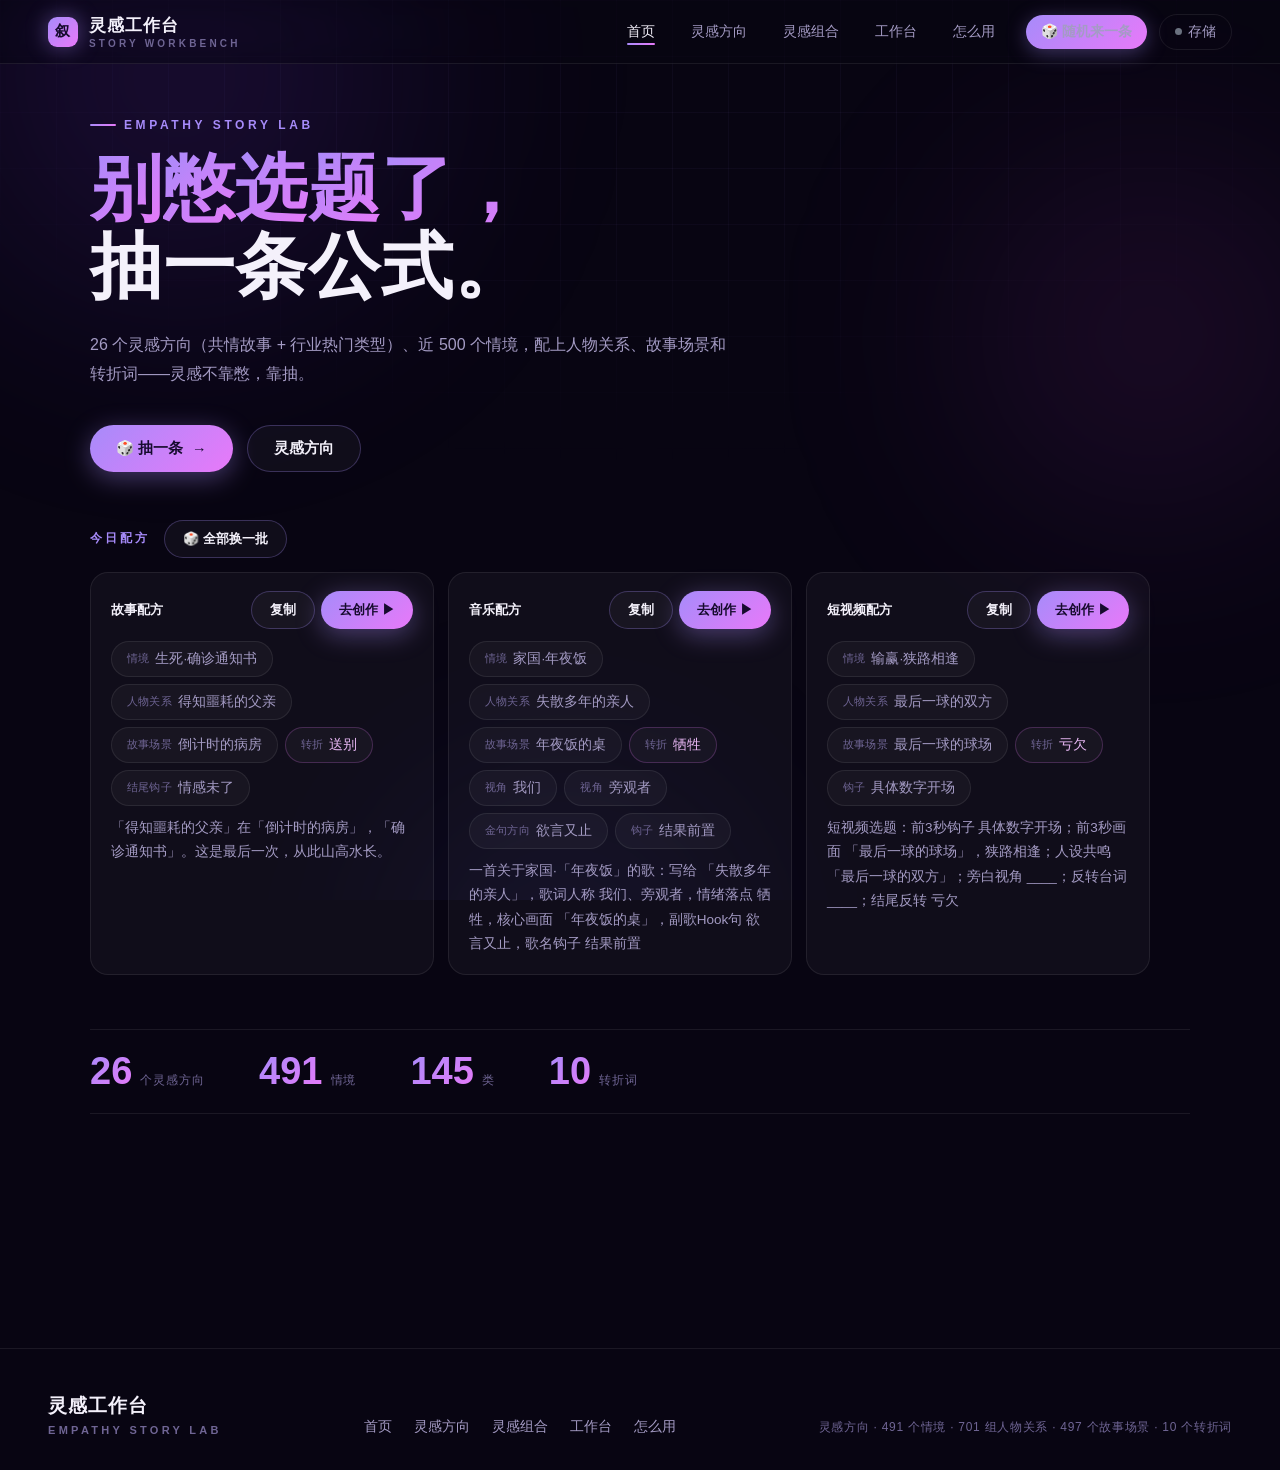
<file: index.html>
<!DOCTYPE html>
<html lang="zh-CN">
<head>
<meta charset="UTF-8">
<meta name="viewport" content="width=device-width,initial-scale=1">
<title>灵感工作台 · 高频共情故事选题系统</title>
<meta name="description" content="26个灵感方向（共情故事+热门类型）、490+个情境、690+组人物关系、490+个故事场景、10+个转折词，把『想选题』变成『抽公式』。">
<link rel="stylesheet" href="assets/style.css?v=32">
<style>
.stat-strip{display:flex;gap:0;align-items:baseline;flex-wrap:wrap;margin-top:54px;
  border-top:1px solid var(--line);border-bottom:1px solid var(--line);padding:20px 0}
.stat-strip .st{margin-right:clamp(22px,4.5vw,54px)}
.stat-strip .n{font-size:clamp(26px,3.4vw,38px);font-weight:900}
.stat-strip .l{font-size:12px;color:var(--dimmer);margin-left:8px;letter-spacing:.08em}
.entries{display:flex;gap:clamp(20px,4vw,48px);flex-wrap:wrap;margin-top:44px}
.entry{display:inline-flex;align-items:center;gap:10px;font-size:16px;font-weight:800;cursor:pointer;
  color:var(--dim);transition:color .25s}
.entry:hover{color:var(--txt)}
.entry .e-arr{width:30px;height:30px;border-radius:50%;border:1px solid var(--line2);display:grid;place-items:center;
  font-size:13px;color:var(--vio);transition:all .35s var(--spring)}
.entry:hover .e-arr{background:var(--grad);color:#160b2e;transform:translateX(4px);border-color:transparent}
</style>
</head>
<body>
<div class="wrap">

  <section style="min-height:86vh;display:flex;flex-direction:column;justify-content:center">
    <div class="kicker rise">EMPATHY STORY LAB</div>
    <h1 class="display">
      <span class="grad-t" data-chars>别憋选题了，</span><br>
      <span data-chars>抽一条公式。</span>
    </h1>
    <p class="lead rise" style="margin-top:24px;font-size:16px">
      26 个灵感方向（共情故事 + 行业热门类型）、近 500 个情境，配上人物关系、故事场景和转折词——灵感不靠憋，靠抽。
    </p>
    <div class="rise" style="display:flex;gap:14px;margin-top:36px;flex-wrap:wrap">
      <a class="btn btn-pri rip" href="studio.html">🎲 抽一条 <span class="arr">→</span></a>
      <a class="btn btn-ghost rip" href="matrix.html">灵感方向</a>
    </div>

    <!-- 今日配方：三种模式各一条，按日固定 -->
    <div class="rise" style="margin-top:48px">
      <div style="display:flex;align-items:center;gap:14px;flex-wrap:wrap;margin-bottom:14px">
        <b style="font-size:12px;letter-spacing:.26em;color:var(--vio)">今日配方</b>
        <button class="btn btn-ghost btn-sm rip" id="reRoll">🎲 全部换一批</button>
      </div>
      <div id="heroCards" style="display:grid;grid-template-columns:repeat(auto-fit,minmax(300px,1fr));gap:14px;max-width:1060px"></div>
    </div>

    <!-- 统计条 -->
    <div class="stat-strip rise" id="statStrip">
      <span class="st"><span class="n grad-t" id="stDom">–</span><span class="l">个灵感方向</span></span>
      <span class="st"><span class="n grad-t" id="stTag">–</span><span class="l">情境</span></span>
      <span class="st"><span class="n grad-t" id="stL1">–</span><span class="l">类</span></span>
      <span class="st"><span class="n grad-t" id="stMod">–</span><span class="l">转折词</span></span>
    </div>

    <!-- 入口 -->
    <div class="entries rise">
      <a class="entry rip" href="matrix.html"><span class="e-arr">→</span>灵感方向</a>
      <a class="entry rip" href="studio.html"><span class="e-arr">→</span>灵感组合</a>
      <a class="entry rip" href="workbench.html"><span class="e-arr">→</span>创作工作台</a>
      <a class="entry rip" href="method.html"><span class="e-arr">→</span>怎么用</a>
    </div>
  </section>

</div>

<script src="assets/data.js?v=32"></script>
<script src="assets/common.js?v=32"></script>
<script src="assets/cloud.js?v=32"></script>
<script>
initPage('index.html',false);

const heroCache={};
function heroCard(mode,seeded){
  const pf=seeded?dailyPF(mode):randomPF(mode);
  heroCache[mode]=pf;
  const chips=pf.map(x=>`<span class="chip ${x.cat==='mod'?'mod':''}" style="cursor:default;pointer-events:none">
    <span class="src">${CAT_NAME[x.cat]}</span>${esc(x.cat==='sit'?x.dom+'·'+x.tag:x.tag)}</span>`).join('');
  const text=mode==='story'?pfSentence(pf):pfOutText(pf,mode);
  return `<div class="card" style="cursor:default;padding:18px 20px">
    <div style="display:flex;align-items:center;justify-content:space-between;margin-bottom:12px">
      <b style="font-size:13px;font-weight:800">${MODE_NAME[mode]}配方</b>
      <span style="display:flex;gap:6px">
        <button class="btn btn-ghost btn-sm rip" data-hero-copy="${mode}">复制</button>
        <button class="btn btn-pri btn-sm rip" data-hero-wb="${mode}">去创作 ▶</button>
      </span>
    </div>
    <div style="display:flex;flex-wrap:wrap;gap:7px;margin-bottom:10px">${chips}</div>
    <p style="color:var(--dim);font-size:13.5px;line-height:1.8;margin:0">${esc(text)}</p>
  </div>`;
}
function renderHero(){
  $('#heroCards').innerHTML=MODES.map(m=>heroCard(m,true)).join('');
}
$('#reRoll').addEventListener('click',()=>{
  const b=$('#heroCards');b.style.opacity=0;b.style.transform='translateY(8px)';
  setTimeout(()=>{b.innerHTML=MODES.map(m=>heroCard(m,false)).join('');b.style.transition='all .45s cubic-bezier(.22,.61,.36,1)';b.style.opacity=1;b.style.transform='none';},200);
});
document.addEventListener('click',e=>{
  const c=e.target.closest('[data-hero-copy]');
  if(c){
    const mode=c.dataset.heroCopy;
    const pf=heroCache[mode]||dailyPF(mode); // 与卡片一致
    const text=mode==='story'?pfSentence(pf):pfOutText(pf,mode);
    copyText(text,MODE_NAME[mode]+'配方已复制');
    return;
  }
  const w=e.target.closest('[data-hero-wb]'); // 每张卡直达工作台，默认模块=该卡模式
  if(w){
    const mode=w.dataset.heroWb;
    const pf=heroCache[mode]||dailyPF(mode);
    wbSendModal(pf,PF_TO_WB[mode],mode); // 锁定：只能创建该模式对应类型
  }
});
function renderStats(){
  $('#stDom').textContent=STATS.domains;
  $('#stTag').textContent=STATS.tags;
  $('#stL1').textContent=STATS.l1;
  $('#stMod').textContent=STATS.mod;
}
SMCloud.ready.then(()=>{renderHero();renderStats();});
SMCloud.onData(renderStats);
</script>
</body>
</html>
</file>
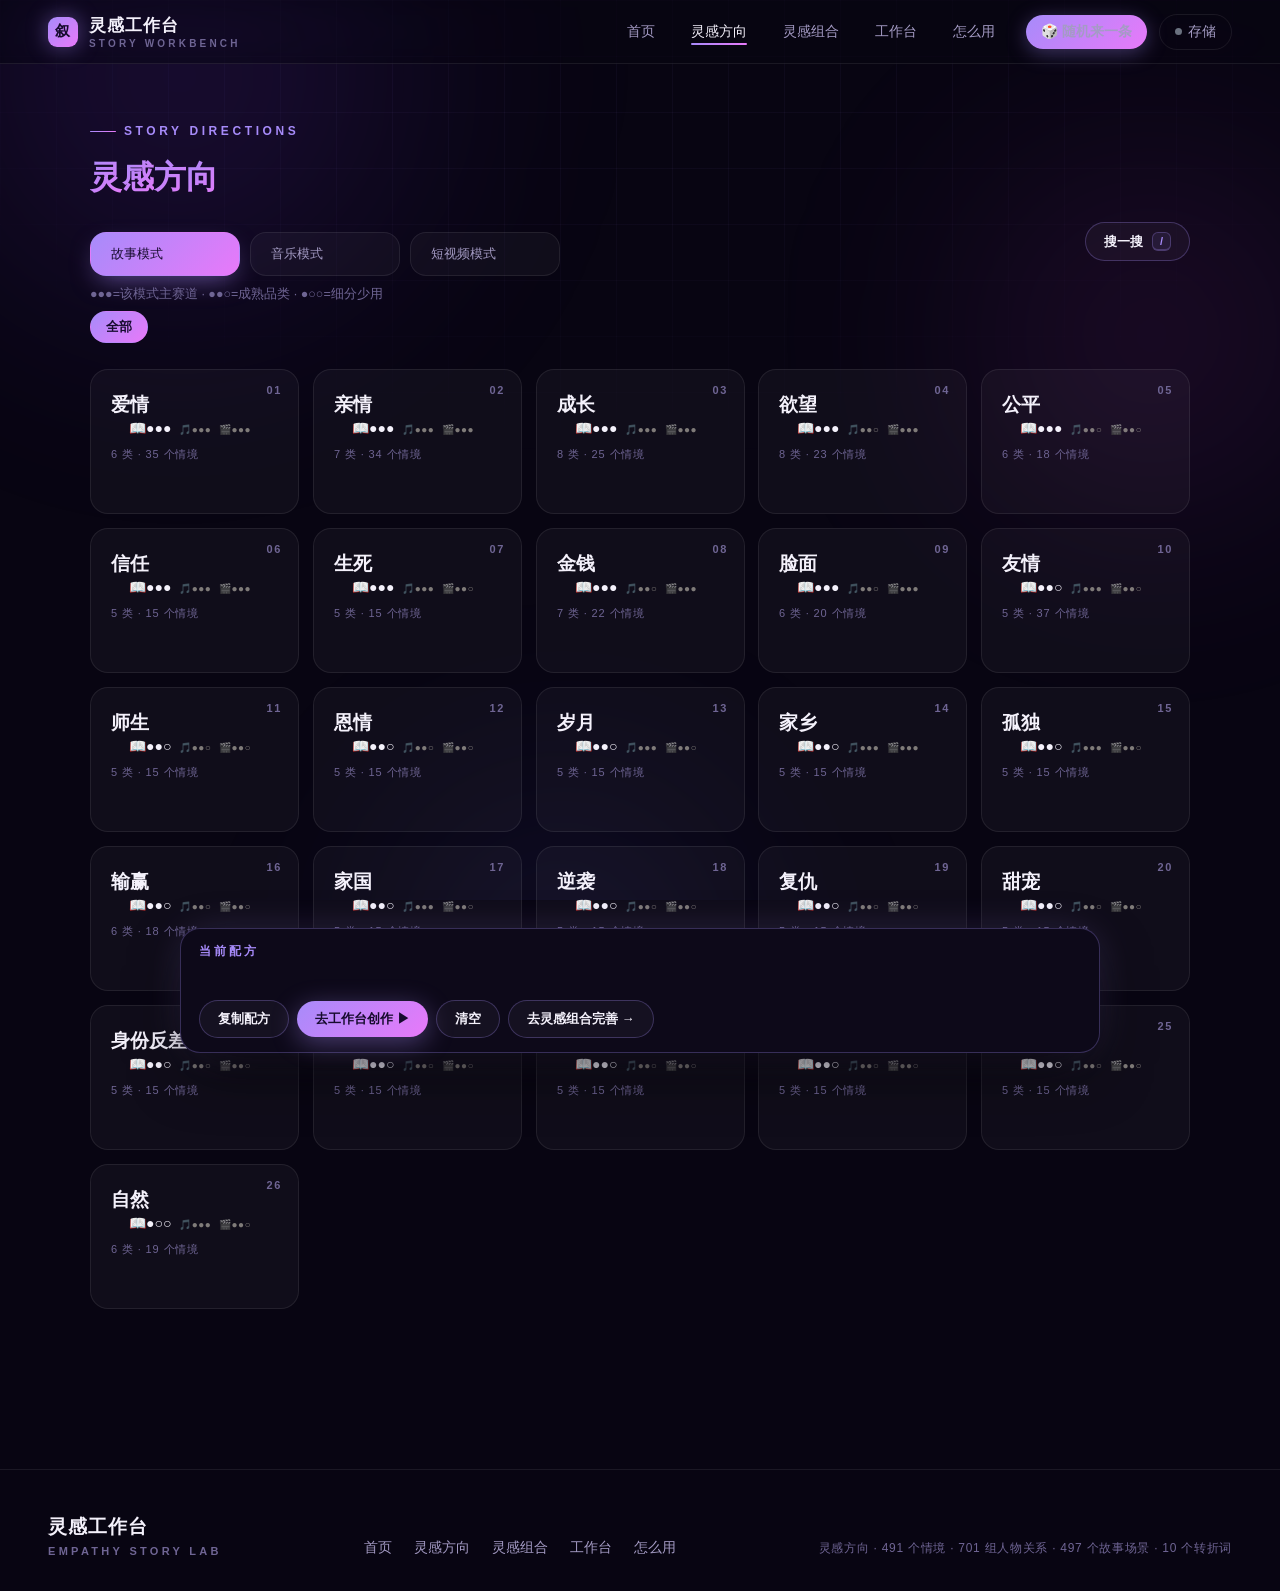
<file: matrix.html>
<!DOCTYPE html>
<html lang="zh-CN">
<head>
<meta charset="UTF-8">
<meta name="viewport" content="width=device-width,initial-scale=1">
<title>灵感方向 · 灵感工作台</title>
<link rel="stylesheet" href="assets/style.css?v=32">
<style>
/* 灵感工作台·方向页专属 */
.crumbs{display:flex;align-items:center;gap:8px;font-size:13px;margin-bottom:26px;flex-wrap:wrap;min-height:22px}
.crumb{padding:6px 15px;border-radius:99px;background:var(--surface);border:1px solid var(--line);color:var(--dim);cursor:pointer;transition:all .25s}
.crumb:hover{color:var(--txt);border-color:var(--line2)}
.crumb.on{background:var(--grad);color:#160b2e;font-weight:800;border-color:transparent}
.crumb-sep{color:var(--dimmer)}
.dom-grid{display:grid;grid-template-columns:repeat(auto-fill,minmax(200px,1fr));gap:14px}
.pool-grid{display:grid;grid-template-columns:repeat(auto-fit,minmax(240px,1fr));gap:12px;margin:4px 0 18px}
.pool-card{padding:13px 15px}
.pool-t{font-size:12.5px;font-weight:700;letter-spacing:.06em;margin-bottom:9px}
.pool-c{color:var(--dim);font-weight:400;font-size:11px;margin-left:4px}
.pool-chips{display:flex;flex-wrap:wrap;gap:6px}
.pool-chips .chip{font-size:12px;padding:2.5px 10px;cursor:default}
.dom-card{padding:22px 20px 18px}
.dom-card h3{font-size:19px;font-weight:900}
.dom-card .cnt{font-size:11px;color:var(--dimmer);margin-top:7px;letter-spacing:.08em}
.dom-card .samp{font-size:12.5px;color:var(--dim);margin-top:13px;line-height:1.6;opacity:0;transform:translateY(6px);transition:all .35s var(--ease)}
.dom-card:hover .samp{opacity:1;transform:none}
.l1-rail{display:flex;gap:11px;flex-wrap:wrap}
.l1-card{padding:15px 20px;font-size:15px;font-weight:700}
.l1-card .n{position:static;font-size:10.5px;color:var(--dimmer);letter-spacing:.14em;display:block;margin-bottom:5px;font-weight:600}
.sit-panel{margin-top:26px}
.grp-name{font-size:12px;letter-spacing:.2em;color:var(--dimmer);font-weight:700;margin:22px 0 11px;display:flex;align-items:center;gap:10px}
.grp-name::after{content:'';flex:1;height:1px;background:var(--line)}
.chip-cloud{display:flex;flex-wrap:wrap;gap:9px}
.klib{display:grid;grid-template-columns:repeat(auto-fit,minmax(260px,1fr));gap:14px;margin-top:24px}
.klib .col{background:var(--surface);border:1px solid var(--line);border-radius:16px;padding:18px}
.klib .col h4{font-size:12px;letter-spacing:.2em;color:var(--vio);margin-bottom:13px;display:flex;justify-content:space-between;align-items:center}
.klib .col h4 span{color:var(--dimmer);font-weight:500;letter-spacing:.05em}
.klib .chip{font-size:12.5px;padding:6px 12px;margin:0 6px 7px 0}
.empty-hint{color:var(--dimmer);font-size:14px;padding:40px 0;text-align:center}
/* 搜索 */
.sr-mask{position:fixed;inset:0;z-index:80;background:rgba(5,3,12,.7);backdrop-filter:blur(8px);opacity:0;pointer-events:none;transition:opacity .3s}
.sr-mask.open{opacity:1;pointer-events:auto}
.sr-panel{position:fixed;left:50%;top:14vh;transform:translate(-50%,14px);z-index:81;width:min(640px,calc(100vw - 32px));
  background:rgba(15,10,29,.96);border:1px solid var(--line2);border-radius:20px;overflow:hidden;
  box-shadow:0 30px 80px rgba(0,0,0,.6),0 0 50px -8px rgba(167,139,250,.3);opacity:0;pointer-events:none;transition:all .35s var(--spring)}
.sr-mask.open+.sr-panel,.sr-panel.open{opacity:1;pointer-events:auto;transform:translate(-50%,0)}
.sr-input{width:100%;padding:19px 22px;background:transparent;border:none;outline:none;color:var(--txt);font-size:16.5px;border-bottom:1px solid var(--line)}
.sr-input::placeholder{color:var(--dimmer)}
.sr-list{max-height:52vh;overflow-y:auto;padding:9px}
.sr-row{display:flex;align-items:center;gap:11px;padding:11px 13px;border-radius:12px;cursor:pointer;transition:background .2s}
.sr-row:hover,.sr-row.sel{background:rgba(167,139,250,.1)}
.sr-row .src{font-size:11px;color:var(--dimmer);flex:none;letter-spacing:.04em}
.sr-row b{font-weight:600;font-size:14.5px}
.sr-row .add{margin-left:auto;width:24px;height:24px;border-radius:8px;display:grid;place-items:center;color:var(--vio);background:rgba(167,139,250,.13);font-size:15px;flex:none;transition:all .2s}
.sr-row .add:hover{background:var(--grad);color:#160b2e}
.sr-foot{padding:11px 18px;border-top:1px solid var(--line);font-size:11.5px;color:var(--dimmer);display:flex;gap:16px}
</style>
</head>
<body>
<div class="wrap">
  <div class="kicker rise">STORY DIRECTIONS</div>
  <h1 class="title rise"><span class="grad-t" data-chars>灵感方向</span></h1>

  <div style="display:flex;justify-content:space-between;align-items:center;gap:10px;margin-top:6px;flex-wrap:wrap">
    <div class="mode-tabs" id="domTabs">
      <button class="mode-tab on" data-dmode="story">故事模式</button>
      <button class="mode-tab" data-dmode="music">音乐模式</button>
      <button class="mode-tab" data-dmode="video">短视频模式</button>
    </div>
    <button class="btn btn-ghost btn-sm rip" id="openSr">搜一搜 <kbd>/</kbd></button>
  </div>
  <p class="rise" style="font-size:12.5px;color:var(--dimmer);margin-top:10px" id="domTabTip"></p>

  <div class="crumbs" id="crumbs" style="margin-top:8px"></div>
  <div id="stage"></div>
</div>

<!-- 搜索 -->
<div class="sr-mask" id="srMask"></div>
<div class="sr-panel" id="srPanel">
  <input class="sr-input" id="srInput" placeholder="想找什么？试试「暗恋」「重逢」「被抢功劳」…" autocomplete="off">
  <div class="sr-list" id="srList"></div>
  <div class="sr-foot"><span>↑↓ 移动</span><span>↵ 跳过去</span><span>+ 直接入配方</span><span>esc 关闭</span></div>
</div>

<script src="assets/data.js?v=32"></script>
<script src="assets/common.js?v=32"></script>
<script src="assets/cloud.js?v=32"></script>
<script>
const stage=$('#stage'),crumbs=$('#crumbs');
const sel={dom:null,l1:null};

/* ---------- 面包屑 ---------- */
function renderCrumbs(){
  const d=sel.dom?DOMAINS.find(x=>x.id===sel.dom):null;
  let h=`<span class="crumb ${!d?'on':''}" data-go="">全部</span>`;
  if(d){
    h+=`<span class="crumb-sep">→</span><span class="crumb ${!sel.l1?'on':''}" data-go="${d.id}">${d.name}</span>`;
    if(sel.l1!=null)h+=`<span class="crumb-sep">→</span><span class="crumb on">${d.tree[sel.l1].l1}</span>`;
  }
  crumbs.innerHTML=h;
}
crumbs.addEventListener('click',e=>{
  const c=e.target.closest('.crumb');if(!c)return;
  const go=c.dataset.go;
  if(go===''){sel.dom=null;sel.l1=null;renderDomGrid();}
  else{sel.dom=go;sel.l1=null;renderL1();}
});

/* ---------- 第一层：灵感方向（按创作模式分区，标识通用/专属） ---------- */
const DM_KEY='sm_dommode';
const getDMode=()=>{const m=localStorage.getItem(DM_KEY);return MODES.includes(m)?m:'story';};
const setDMode=m=>{if(MODES.includes(m))localStorage.setItem(DM_KEY,m);};
const domInMode=(d,m)=>(d.modes||['story','music','video']).includes(m);
const MODE_BADGE={story:'故事',music:'音乐',video:'短视频'};
function domBadges(d){ /* 侧重角标：当前所选模式排第一且字号加大，便于辨别；●●● 主赛道 ●●○ 成熟品类 ●○○ 细分少用 */
  const f=d.fit||{music:2,video:2,story:2};
  const cur=getDMode();
  const order=[cur,...MODES.filter(m=>m!==cur)];
  const ic={music:'🎵',video:'🎬',story:'📖'};
  const seg=(m)=>{const n=f[m];const lb=n===3?'主赛道':n===2?'成熟品类':'细分少用';
    return `<span class="fit-seg ${m===cur?'cur':''}" title="${MODE_BADGE[m]}·${lb}">${ic[m]}${'●'.repeat(n)}${'○'.repeat(3-n)}</span>`;};
  return `<span class="dm-fit">${order.map(seg).join('')}</span>`;
}
/* 模式池区：固定五层（方向/分类/情境/关系/场景）三模式一致；钩子/反转/视角按当前模式各显各的（与灵感组合同一数据源） */
const MODE_POOLS={
 story:[['mod','情节反转'],['view','叙事视角'],['hook','开篇钩子'],['endhook','结尾钩子']],
 music:[['mod','情绪落点'],['view','歌词人称'],['line','副歌Hook句'],['hook','歌名钩子']],
 video:[['mod','结尾反转'],['view','叙事视角'],['hook','前三秒钩子'],['line','反转台词']]
};
/* 池区：与「适合的人物关系/适合的故事场景」同一套展现与交互（chips 可点+收进配方，✎ 改名，✕ 删除，＋ 新增） */
const POOL_COLOR={mod:'#f0abfc',view:'#c4b5fd',hook:'#fdba74',endhook:'#fbbf24',line:'#f9a8d4'};
const poolName=k=>{const p=MODE_POOLS[getDMode()].find(x=>x[0]===k);return p?p[1]:k;};
const poolSide=(k,nm,color)=>{const arr=k==='mod'?MODIFIERS:POOLS[k];return `
  <div class="grp-name" style="margin-top:18px;color:${color}">${nm} · ${arr.length} 个<button class="grp-add" data-gp="${k}">＋ 新增</button></div>
  <div class="chip-cloud">${arr.map(t=>`<span class="chip rip" data-add="${k}" data-tag="${esc(t)}" data-dom="">
    <span class="plus">+</span>${esc(t)}<span class="crud">
      <button data-ep="${k}" data-t="${encodeURIComponent(t)}" title="重命名">✎</button>
      <button data-dp="${k}" data-t="${encodeURIComponent(t)}" class="del" title="删除">✕</button>
    </span></span>`).join('')||'<span class="empty-hint" style="padding:10px 0;font-size:12.5px">还没有，点「＋ 新增」添加</span>'}</div>`;};
const poolArea=m=>MODE_POOLS[m].map(([k,nm])=>poolSide(k,nm,POOL_COLOR[k])).join('');
const domCard=(d,i)=>{
  const n=flatSits(d).length;
  const samp=d.tree.length?(d.tree[0].tags?d.tree[0].tags.slice(0,2).join(' · '):(d.tree[0].groups?d.tree[0].groups[0].tags.slice(0,2).join(' · '):'')):'还没有内容';
  return `<div class="card dom-card rip" data-dom="${d.id}">
    <span class="idx">${String(i+1).padStart(2,'0')}</span>
    <h3>${esc(d.name)}<span class="dm-badges">${domBadges(d)}</span></h3>
    <div class="cnt">${d.tree.length} 类 · ${n} 个情境</div>
    <div class="samp">${esc(samp)}…</div>
  </div>`;
};
function renderDomGrid(){
  renderCrumbs();
  const m=getDMode();
  const list=DOMAINS.filter(d=>domInMode(d,m))
    .sort((a,b)=>(((b.fit||{})[m])||2)-(((a.fit||{})[m])||2)); /* 当前模式侧重高的排前 */
  $('#domTabTip').textContent='●●●=该模式主赛道 · ●●○=成熟品类 · ●○○=细分少用';
  stage.innerHTML=`<div class="rise"><div class="dom-grid">${list.map((d,i)=>domCard(d,i)).join('')}
    </div></div>`;
  stagger();
}
$('#domTabs').addEventListener('click',e=>{
  const t=e.target.closest('.mode-tab');if(!t)return;
  setDMode(t.dataset.dmode);
  $$('#domTabs .mode-tab').forEach(x=>x.classList.toggle('on',x===t));
  renderDomGrid();
  renderDock(); /* 配方篮标签/公式随本页模式切换 */
});
/* 初始化 tab 高亮 */
$$('#domTabs .mode-tab').forEach(x=>x.classList.toggle('on',x.dataset.dmode===getDMode()));
stage.addEventListener('click',e=>{
  if(e.target.closest('.crud')||e.target.closest('.grp-add')||e.target.closest('.add-card'))return; // 编辑按钮走 document 层
  const c=e.target.closest('.dom-card');
  if(c){sel.dom=c.dataset.dom;sel.l1=null;renderL1();}
  const l=e.target.closest('.l1-card');
  if(l&&l.dataset.l1!==undefined){sel.l1=+l.dataset.l1;renderL2();}
});

/* ---------- 第二层：大类 ---------- */
function renderL1(){
  renderCrumbs();
  const d=DOMAINS.find(x=>x.id===sel.dom);
  const total=flatSits(d).length;
  stage.innerHTML=`
    <p class="rise in" style="color:var(--dimmer);font-size:12.5px;letter-spacing:.1em;margin-bottom:16px">${d.name} · ${d.tree.length} 类 · ${total} 个情境</p>
    <div class="l1-rail">${d.tree.map((n,i)=>{
      const cnt=n.tags?n.tags.length:n.groups.reduce((s,g)=>s+g.tags.length,0);
      return `<div class="card l1-card rise rip" data-l1="${i}"><span class="n">${String(i+1).padStart(2,'0')} · ${cnt} 个</span>${esc(n.l1)}
        <span class="crud">
          <button data-ec="${i}" title="重命名分类">✎</button>
          <button data-dc="${i}" class="del" title="删除分类">✕</button>
        </span></div>`;
    }).join('')}
      <div class="card l1-card add-card rip" data-addcat="1" style="display:grid;place-items:center;min-width:110px"><span style="font-size:14px;font-weight:700">＋ 新建分类</span></div>
    </div>
    <div id="l2box"></div>`;
  stagger();
}

/* ---------- 第三层：情境标签 ---------- */
function renderL2(){
  renderCrumbs();
  const d=DOMAINS.find(x=>x.id===sel.dom),n=d.tree[sel.l1];
  if(!n){sel.l1=null;renderL1();return;}
  const sitCrud=t=>`<span class="crud">
      <button data-es="${encodeURIComponent(t)}" title="重命名情境">✎</button>
      <button data-sd="${encodeURIComponent(t)}" class="del" title="删除情境">✕</button>
    </span>`;
  const chip=(t,grp)=>`<span class="chip rip" data-add="sit" data-tag="${esc(t)}" data-dom="${esc(d.name)}"${grp?` data-grp="${esc(grp)}"`:''}>
    <span class="plus">+</span>${esc(t)}${grp?` <span class="src">${esc(grp)}</span>`:''}${sitCrud(t)}</span>`;
  const grpAdd=grp=>`<button class="grp-add" data-gs="${esc(grp||'')}">＋ 加情境</button>`;
  let inner='';
  if(n.tags)inner=`<div class="chip-cloud">${n.tags.map(t=>chip(t)).join('')||'<span class="empty-hint">还没有情境，点上方「＋ 加情境」</span>'}</div>`;
  else inner=n.groups.map(g=>`<div class="grp-name">${esc(g.name)}${grpAdd(g.name)}</div><div class="chip-cloud">${g.tags.map(t=>chip(t,g.name)).join('')}</div>`).join('');
  const itemChip=cat=>t=>{
    const custom=cat==='rel'?!isBuiltinRel(n.l1,t):!isBuiltinScene(n.l1,t);
    return `<span class="chip ${custom?'mine':''} rip" data-add="${cat}" data-tag="${esc(t)}" data-dom="${esc(d.name)}">
      <span class="plus">+</span>${esc(t)}${custom?'<span class="mine-tag">自定义</span>':''}
      <span class="crud">
        <button data-ei="${cat}" data-t="${encodeURIComponent(t)}" title="重命名">✎</button>
        <button data-di="${cat}" data-t="${encodeURIComponent(t)}" class="del" title="删除">✕</button>
      </span></span>`;
  };
  const side=(title,color,cat)=>{
    const arr=cat==='rel'?(RELS[n.l1]||[]):(SCENES[n.l1]||[]);
    return `<div class="grp-name" style="margin-top:18px;color:${color}">${title}<button class="grp-add" data-ga="${cat}">＋ 新增</button></div>
      <div class="chip-cloud">${arr.map(itemChip(cat)).join('')||'<span class="empty-hint" style="padding:10px 0;font-size:12.5px">还没有，点「＋ 新增」添加</span>'}</div>`;
  };
  $('#l2box').innerHTML=`<div class="sit-panel rise in" style="animation:riseIn .5s var(--ease) both">
    <div class="grp-name" style="margin-top:6px">「${esc(n.l1)}」 · 点 + 收进配方${grpAdd('')}</div>${inner}
    ${side('适合的人物关系','#7dd3fc','rel')}${side('适合的故事场景','#6ee7b7','scene')}
    <div class="grp-name" style="margin-top:22px;color:#f0abfc">本模式结构池 · ${MODE_NAME[getDMode()]}模式专属（与灵感组合同一数据源）</div>
    ${poolArea(getDMode())}</div>`;
}

/* ---------- 点击 + 入配方 ---------- */
document.addEventListener('click',e=>{
  if(e.target.closest('.crud')||e.target.closest('.grp-add')||e.target.closest('.add-card'))return; // 编辑按钮走 CRUD 处理器
  const a=e.target.closest('[data-add]');
  if(!a)return;
  quickAdd({cat:a.dataset.add,tag:a.dataset.tag,dom:a.dataset.dom});
  a.classList.add('have');
  renderDockStates();
});

/* ---------- 全体系增删改（数据存你的私有仓库） ---------- */
const guard=async()=>{if(await SMCloud.ensureConnected())return true;toast('请先连接存储（右上角「存储」按钮）');return false;};
const curDom=()=>DOMAINS.find(x=>x.id===sel.dom);
const curCat=()=>{const d=curDom();return d&&sel.l1!=null?d.tree[sel.l1]:null;};
const nameModal=(title,label,val,ph,onSave)=>SMCloud.openModal({
  title,okText:'保存',
  body:`<label class="sm-field"><span>${label}</span><input id="smIn" value="${esc(val||'')}" placeholder="${esc(ph||'')}" autocomplete="off"></label>`,
  onOk:m=>{const v=m.querySelector('#smIn').value.trim();if(!v)return false;onSave(v);}
});
document.addEventListener('click',async e=>{
  const q=s=>e.target.closest(s);let m;
  /* 方向层已封闭（18 个基本经验域够用，不再提供新增/编辑/删除入口）；分类及以下保持可增删改 */
  /* ===== 分类 ===== */
  if(m=q('[data-addcat]')){
    if(!(await guard()))return;
    nameModal('新建分类','分类名称','','例如：误会、重逢、和解…',v=>{SMCloud.addCat(sel.dom,v);toast('分类已创建，点它添加情境');});
  }
  else if(m=q('[data-ec]')){
    if(!(await guard()))return;
    const n=curDom().tree[+m.dataset.ec];
    nameModal('重命名分类','分类名称',n.l1,'',v=>{SMCloud.renameCat(sel.dom,n.l1,v);toast('已改名，关系/场景归属已同步');});
  }
  else if(m=q('[data-dc]')){
    if(!(await guard()))return;
    const i=+m.dataset.dc,n=curDom().tree[i];
    SMCloud.openModal({title:'删除分类',okText:'确认删除',
      body:`<p class="sm-tip">将永久删除分类「<b>${esc(n.l1)}</b>」及其 <b>${(n.tags?n.tags.length:0)+(n.groups?n.groups.reduce((s,g)=>s+g.tags.length,0):0)}</b> 个情境，该分类下的人物关系、场景一并删除。此操作不可恢复。</p>`,
      onOk:()=>{SMCloud.delCat(sel.dom,n.l1);toast('已删除');if(sel.l1===i)sel.l1=null;}});
  }
  /* ===== 情境 ===== */
  else if(m=q('[data-gs]')){
    if(!(await guard()))return;
    const n=curCat(),grp=m.dataset.gs;
    nameModal(grp?`加情境到「${grp}」`:'加情境','情境名称','','例如：深夜加班只剩我们两人…',v=>{SMCloud.addSit(sel.dom,n.l1,v,grp||undefined);toast('已添加');});
  }
  else if(m=q('[data-es]')){
    if(!(await guard()))return;
    const n=curCat(),oldT=decodeURIComponent(m.dataset.es);
    nameModal('重命名情境','情境名称',oldT,'',v=>{SMCloud.renameSit(sel.dom,n.l1,oldT,v);toast('已改名');});
  }
  else if(m=q('[data-sd]')){
    if(!(await guard()))return;
    const n=curCat(),t=decodeURIComponent(m.dataset.sd);
    SMCloud.openModal({title:'删除情境',okText:'确认删除',
      body:`<p class="sm-tip">将永久删除情境「<b>${esc(t)}</b>」。此操作不可恢复。</p>`,
      onOk:()=>{SMCloud.delSit(sel.dom,n.l1,t);toast('已删除');}});
  }
  /* ===== 人物关系 / 场景 ===== */
  else if(m=q('[data-ga]')){
    if(!(await guard()))return;
    const n=curCat(),cat=m.dataset.ga;
    nameModal(cat==='rel'?'新增人物关系':'新增故事场景',cat==='rel'?'关系描述':'场景描述','',
      cat==='rel'?'例如：互相看不顺眼却必须合作':'例如：凌晨的便利店…',
      v=>{cat==='rel'?SMCloud.addRel(v,n.l1):SMCloud.addScene(v,n.l1);toast('已添加');});
  }
  else if(m=q('[data-ei]')){
    if(!(await guard()))return;
    const n=curCat(),cat=m.dataset.ei,oldT=decodeURIComponent(m.dataset.t);
    nameModal(cat==='rel'?'重命名人物关系':'重命名故事场景',cat==='rel'?'关系描述':'场景描述',oldT,'',
      v=>{cat==='rel'?SMCloud.renameRel(n.l1,oldT,v):SMCloud.renameScene(n.l1,oldT,v);toast('已改名');});
  }
  /* ===== 模式池（视角/金句/钩子/结尾钩子/转折词）：新增 / 重命名 / 删除 ===== */
  else if(m=q('[data-gp]')){
    if(!(await guard()))return;
    const k=m.dataset.gp,nm=poolName(k);
    nameModal('新增「'+nm+'」','名称','',nm==='转折词'?'例如：坦白、诀别、反杀…':'例如：记忆闪回、第二人称…',
      v=>{k==='mod'?SMCloud.addMod(v):SMCloud.addPool(k,v);toast('已添加');});
  }
  else if(m=q('[data-ep]')){
    if(!(await guard()))return;
    const k=m.dataset.ep,oldT=decodeURIComponent(m.dataset.t),nm=poolName(k);
    nameModal('重命名「'+nm+'」','名称',oldT,'',
      v=>{k==='mod'?SMCloud.renameMod(oldT,v):SMCloud.renamePool(k,oldT,v);toast('已改名');});
  }
  else if(m=q('[data-dp]')){
    if(!(await guard()))return;
    const k=m.dataset.dp,t=decodeURIComponent(m.dataset.t),nm=poolName(k);
    SMCloud.openModal({title:'删除「'+nm+'」条目',okText:'确认删除',
      body:`<p class="sm-tip">将永久删除「<b>${esc(t)}</b>」。此操作不可恢复。</p>`,
      onOk:()=>{k==='mod'?SMCloud.delMod(t):SMCloud.delPool(k,t);toast('已删除');}});
  }
  else if(m=q('[data-di]')){
    if(!(await guard()))return;
    const n=curCat(),cat=m.dataset.di,t=decodeURIComponent(m.dataset.t);
    SMCloud.openModal({title:cat==='rel'?'删除人物关系':'删除故事场景',okText:'确认删除',
      body:`<p class="sm-tip">将永久删除「<b>${esc(t)}</b>」。此操作不可恢复。</p>`,
      onOk:()=>{cat==='rel'?SMCloud.delRel(t,n.l1):SMCloud.delScene(t,n.l1);toast('已删除');}});
  }
});
/* 云端数据变化 → 按当前浏览位置全量重渲染 */
SMCloud.onData(()=>{
  if(sel.dom&&!DOMAINS.some(d=>d.id===sel.dom)){sel.dom=null;sel.l1=null;renderDomGrid();}
  else if(sel.l1!=null){
    const d=curDom();
    if(!d||sel.l1>=d.tree.length){sel.l1=null;renderL1();}
    else{renderL1();renderL2();}
  }
  else if(sel.dom)renderL1();
  else renderDomGrid();
  renderDockStates();
});
function renderDockStates(){
  const pf=loadPF();
  $$('[data-add]').forEach(el=>{
    const cat=el.dataset.add==='sit2'?'sit':el.dataset.add;
    el.classList.toggle('have',pf.some(x=>x.cat===cat&&x.tag===el.dataset.tag&&x.dom===el.dataset.dom));
  });
}

/* ---------- 搜索（含自定义条目） ---------- */
const INDEX=[];
function buildIndex(){
  INDEX.length=0;
  DOMAINS.forEach(d=>{
    d.tree.forEach((n,i)=>{
      if(n.tags)n.tags.forEach(t=>INDEX.push({t,dom:d.name,domId:d.id,l1:i,cat:'sit'}));
      if(n.groups)n.groups.forEach(g=>g.tags.forEach(t=>INDEX.push({t,dom:d.name,domId:d.id,l1:i,cat:'sit',grp:g.name})));
    });
  });
  MODIFIERS.forEach(t=>INDEX.push({t,dom:'转折词',cat:'mod'}));
  DOMAINS.forEach(d=>d.tree.forEach((n,i)=>{(RELS[n.l1]||[]).forEach(t=>INDEX.push({t,dom:d.name,domId:d.id,l1:i,grp:n.l1,cat:'rel'}));}));
  DOMAINS.forEach(d=>d.tree.forEach((n,i)=>{(SCENES[n.l1]||[]).forEach(t=>INDEX.push({t,dom:d.name,domId:d.id,l1:i,grp:n.l1,cat:'scene'}));}));
}
buildIndex();
SMCloud.ready.then(buildIndex);
SMCloud.onData(buildIndex);

const srMask=$('#srMask'),srPanel=$('#srPanel'),srInput=$('#srInput'),srList=$('#srList');
let srSel=0,srRows=[];
function openSr(){srMask.classList.add('open');srPanel.classList.add('open');srInput.value='';paintSr('');setTimeout(()=>srInput.focus(),80);}
function closeSr(){srMask.classList.remove('open');srPanel.classList.remove('open');}
$('#openSr').addEventListener('click',openSr);
srMask.addEventListener('click',closeSr);
addEventListener('keydown',e=>{
  if(e.key==='/'&&!srPanel.classList.contains('open')&&document.activeElement.tagName!=='INPUT'){e.preventDefault();openSr();}
  if(e.key==='Escape')closeSr();
  if(!srPanel.classList.contains('open'))return;
  if(e.key==='ArrowDown'){e.preventDefault();srSel=Math.min(srSel+1,srRows.length-1);paintSel();}
  if(e.key==='ArrowUp'){e.preventDefault();srSel=Math.max(srSel-1,0);paintSel();}
  if(e.key==='Enter'&&srRows[srSel]){e.preventDefault();jumpTo(srRows[srSel]);}
});
function paintSel(){$$('.sr-row').forEach((r,i)=>r.classList.toggle('sel',i===srSel));const s=$('.sr-row.sel');if(s)s.scrollIntoView({block:'nearest'});}
function paintSr(q){
  q=q.trim();
  const hits=q?INDEX.filter(x=>(x.t+x.dom+(x.grp||'')).includes(q)):INDEX.slice(0,30);
  srRows=hits.slice(0,50);srSel=0;
  srList.innerHTML=srRows.length?srRows.map((x,i)=>`
    <div class="sr-row ${i===0?'sel':''}" data-i="${i}">
      <span class="src">${x.dom}${x.grp?'·'+x.grp:''} · ${CAT_NAME[x.cat==='sit2'?'sit':x.cat]||CAT_NAME[x.cat]}</span>
      <b>${x.t}</b><span class="add" data-jump="${i}">＋</span>
    </div>`).join(''):`<div class="empty-hint">没有匹配的标签</div>`;
}
srInput.addEventListener('input',()=>paintSr(srInput.value));
function jumpTo(x){
  if(x.cat==='mod'){closeSr();location.href='studio.html';return;}
  sel.dom=x.domId;renderCrumbs();
  if(x.cat==='rel'&&x.l1==null){renderL1();renderDockStates();closeSr();toast(`已定位：${x.dom} 的人物关系`);return;}
  const l1=x.l1!=null?x.l1:0;
  sel.l1=l1;renderL1();renderL2();renderDockStates();closeSr();
  toast(`已定位：${x.dom} · ${DOMAINS.find(d=>d.id===x.domId).tree[l1].l1}`);
}
srList.addEventListener('click',e=>{
  const add=e.target.closest('[data-jump]');
  if(add){const x=srRows[+add.dataset.jump];
    if(x.cat==='mod')quickAdd({cat:'mod',tag:x.t,dom:''});
    else quickAdd({cat:x.cat==='scene'?'scene':x.cat,tag:x.t,dom:x.dom});
    add.textContent='✓';return;}
  const row=e.target.closest('.sr-row');
  if(row)jumpTo(srRows[+row.dataset.i]);
});

/* ---------- 深链 ---------- */
const h=location.hash.slice(1);
if(h&&DOMAINS.some(d=>d.id===h)){sel.dom=h;renderL1();}
else renderDomGrid();
/* 页面初始化放最后：配方篮/去创作锁定 跟随本页模式 tab（getDMode），不用全局 sm_mode */
initPage('matrix.html',true,()=>getDMode());
renderDock();
</script>
</body>
</html>
</file>
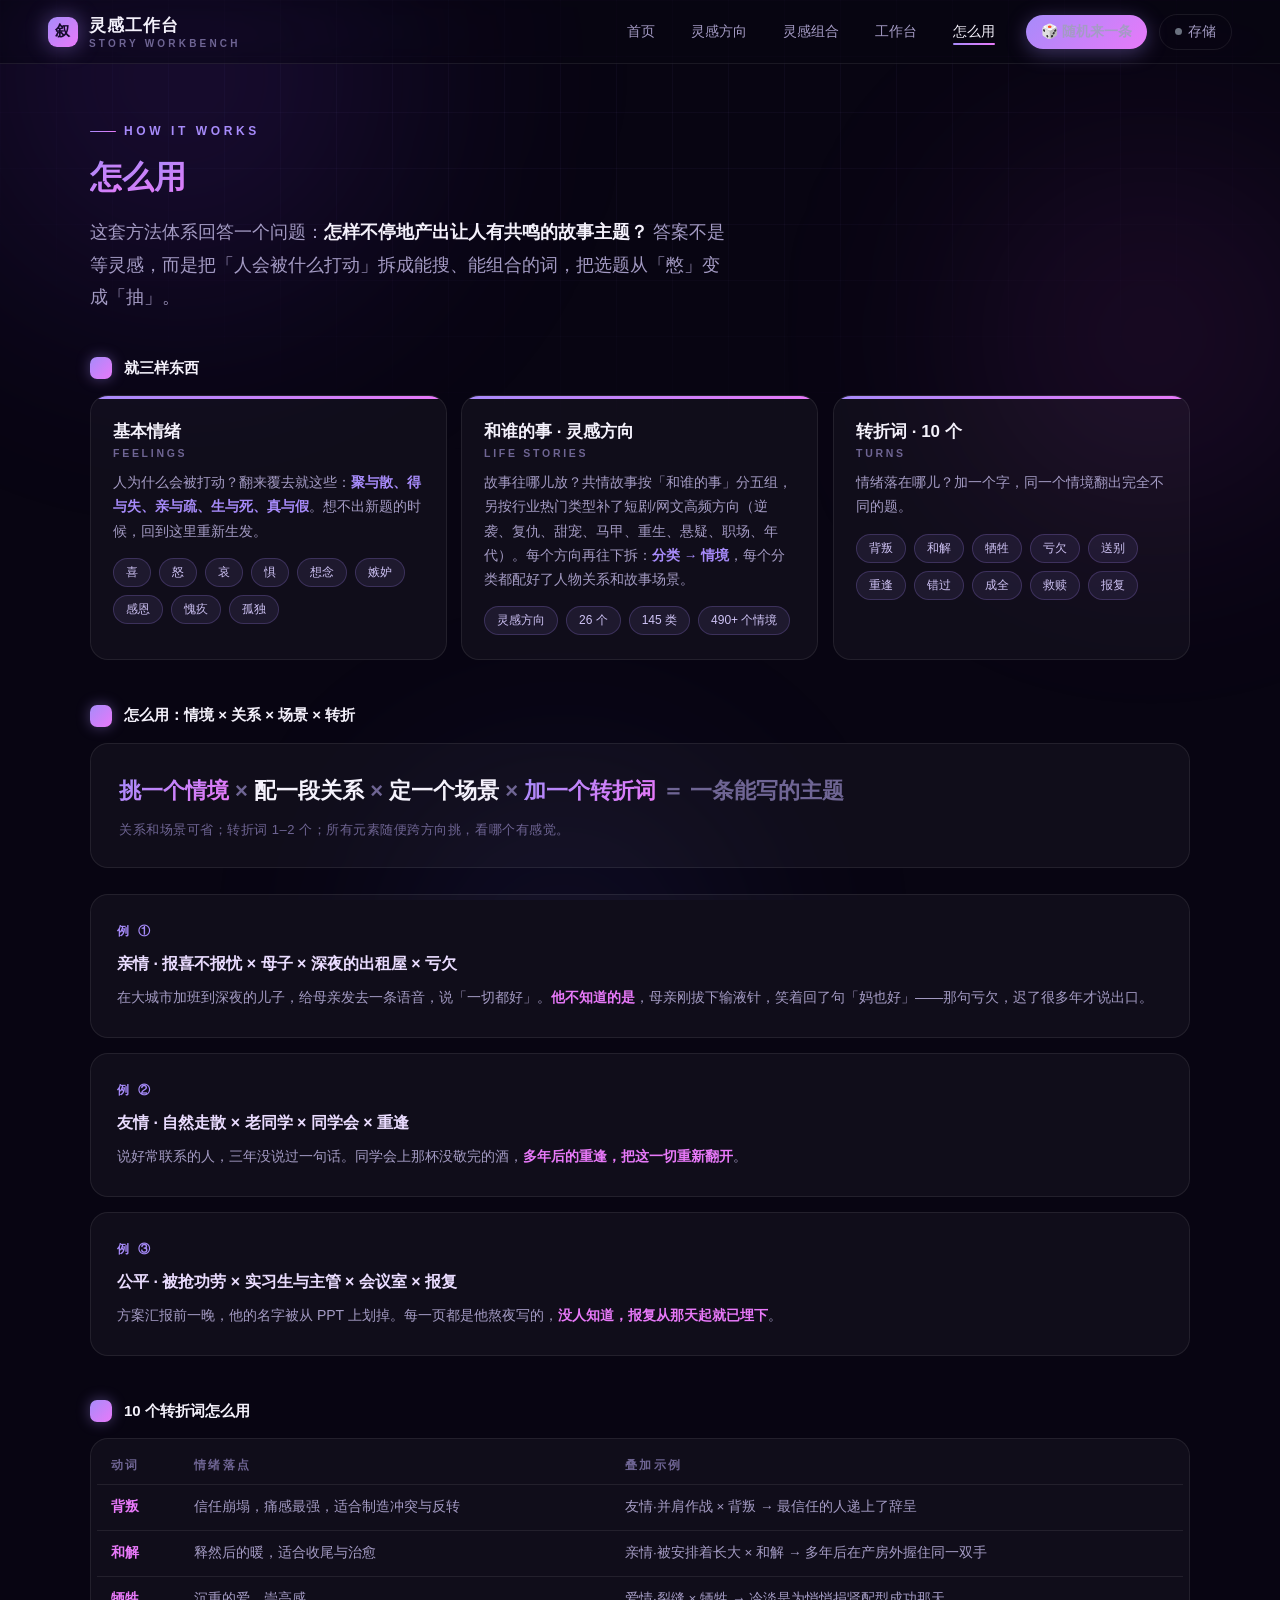
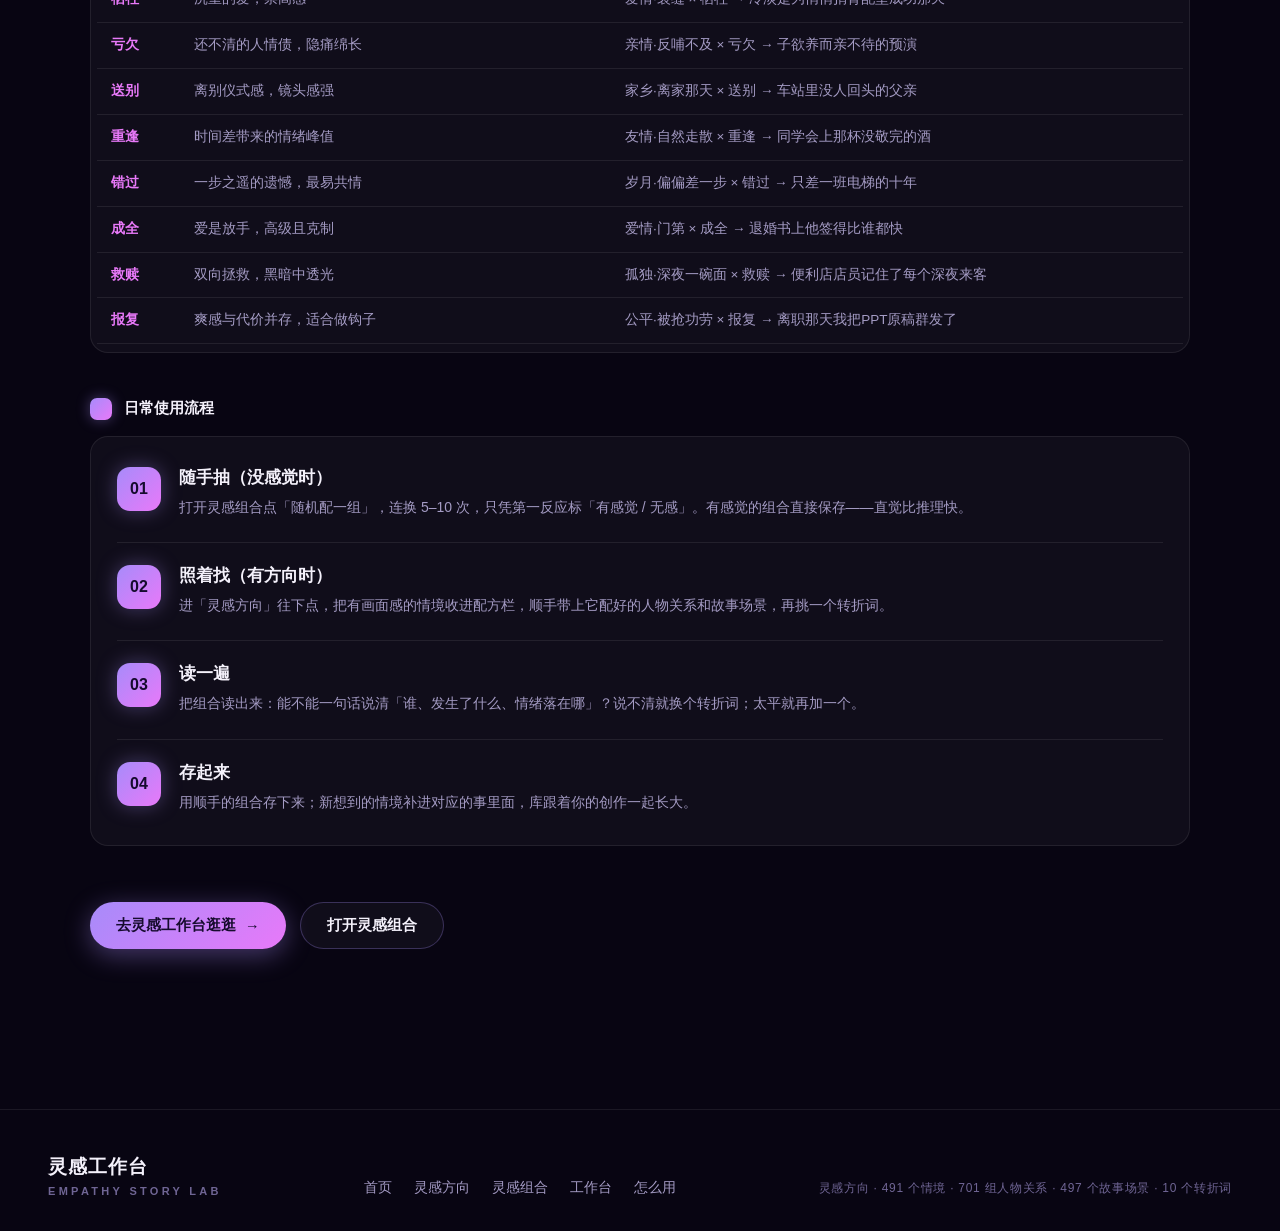
<file: method.html>
<!DOCTYPE html>
<html lang="zh-CN">
<head>
<meta charset="UTF-8">
<meta name="viewport" content="width=device-width,initial-scale=1">
<title>怎么用 · 灵感工作台</title>
<link rel="stylesheet" href="assets/style.css?v=32">
<style>
.layer-diagram{display:grid;grid-template-columns:repeat(auto-fit,minmax(230px,1fr));gap:14px}
.layer{padding:24px 22px;border-radius:18px;position:relative;overflow:hidden}
.layer::before{content:'';position:absolute;top:0;left:0;right:0;height:3px;background:var(--grad)}
.layer h3{font-size:17px;font-weight:900}
.layer .en{font-size:10.5px;letter-spacing:.26em;color:var(--dimmer);font-weight:700;margin-top:4px}
.layer p{color:var(--dim);font-size:13.5px;line-height:1.8;margin-top:12px}
.axis-row{display:flex;flex-wrap:wrap;gap:8px;margin-top:14px}
.axis{font-size:12px;padding:5px 12px;border-radius:99px;background:rgba(167,139,250,.09);border:1px solid rgba(167,139,250,.22);color:#cfc3f5}
.flow-steps{counter-reset:st}
.flow-step{display:flex;gap:18px;padding:22px 0;border-bottom:1px solid var(--line)}
.flow-step:last-child{border:none}
.flow-step::before{counter-increment:st;content:counter(st,decimal-leading-zero);flex:none;width:44px;height:44px;border-radius:13px;
  background:var(--grad);color:#160b2e;font-weight:900;font-size:16px;display:grid;place-items:center;box-shadow:0 0 20px rgba(167,139,250,.35)}
.flow-step h4{font-size:16.5px;font-weight:800}
.flow-step p{color:var(--dim);font-size:14px;line-height:1.8;margin-top:6px}
.ex-card{padding:26px;margin-bottom:15px}
.ex-formula{font-size:16px;font-weight:800;color:#eadcff;margin:10px 0 8px;line-height:1.7}
.ex-out{color:var(--dim);font-size:14px;line-height:1.85}
.ex-out b{color:var(--fuch)}
table.modt{width:100%;border-collapse:collapse;font-size:13.5px}
.modt td,.modt th{padding:11px 14px;border-bottom:1px solid var(--line);text-align:left;vertical-align:top}
.modt th{font-size:11.5px;letter-spacing:.2em;color:var(--dimmer);font-weight:700}
.modt td:first-child{color:var(--fuch);font-weight:800;white-space:nowrap}
.modt td{color:var(--dim);line-height:1.7}
.modt tr{transition:background .2s}
.modt tbody tr:hover{background:rgba(167,139,250,.05)}
.mtitle{font-size:15px;font-weight:900;margin:44px 0 16px;display:flex;align-items:center;gap:12px}
.mtitle::before{content:'';width:22px;height:22px;border-radius:7px;background:var(--grad);flex:none;box-shadow:0 0 14px rgba(167,139,250,.4)}
</style>
</head>
<body>
<div class="wrap">
  <div class="kicker rise">HOW IT WORKS</div>
  <h1 class="title rise"><span class="grad-t" data-chars>怎么用</span></h1>
  <p class="lead rise" style="margin-top:16px">
    这套方法体系回答一个问题：<b style="color:var(--txt)">怎样不停地产出让人有共鸣的故事主题？</b>
    答案不是等灵感，而是把「人会被什么打动」拆成能搜、能组合的词，把选题从「憋」变成「抽」。
  </p>

  <h2 class="mtitle rise">就三样东西</h2>
  <div class="layer-diagram">
    <div class="card layer rise" style="cursor:default"><h3>基本情绪</h3><div class="en">FEELINGS</div>
      <p>人为什么会被打动？翻来覆去就这些：<b style="color:var(--vio)">聚与散、得与失、亲与疏、生与死、真与假</b>。想不出新题的时候，回到这里重新生发。</p>
      <div class="axis-row"><span class="axis">喜</span><span class="axis">怒</span><span class="axis">哀</span><span class="axis">惧</span><span class="axis">想念</span><span class="axis">嫉妒</span><span class="axis">感恩</span><span class="axis">愧疚</span><span class="axis">孤独</span></div>
    </div>
    <div class="card layer rise" style="cursor:default"><h3>和谁的事 · 灵感方向</h3><div class="en">LIFE STORIES</div>
      <p>故事往哪儿放？共情故事按「和谁的事」分五组，另按行业热门类型补了短剧/网文高频方向（逆袭、复仇、甜宠、马甲、重生、悬疑、职场、年代）。每个方向再往下拆：<b style="color:var(--vio)">分类 → 情境</b>，每个分类都配好了人物关系和故事场景。</p>
      <div class="axis-row"><span class="axis">灵感方向</span><span class="axis">26 个</span><span class="axis">145 类</span><span class="axis">490+ 个情境</span></div>
    </div>
    <div class="card layer rise" style="cursor:default"><h3>转折词 · 10 个</h3><div class="en">TURNS</div>
      <p>情绪落在哪儿？加一个字，同一个情境翻出完全不同的题。</p>
      <div class="axis-row"><span class="axis">背叛</span><span class="axis">和解</span><span class="axis">牺牲</span><span class="axis">亏欠</span><span class="axis">送别</span><span class="axis">重逢</span><span class="axis">错过</span><span class="axis">成全</span><span class="axis">救赎</span><span class="axis">报复</span></div>
    </div>
  </div>

  <h2 class="mtitle rise">怎么用：情境 × 关系 × 场景 × 转折</h2>
  <div class="card rise" style="cursor:default;padding:28px">
    <div style="font-size:clamp(16px,2.6vw,22px);font-weight:900;line-height:1.7">
      <span class="grad-t">挑一个情境</span><span style="color:var(--dimmer)"> × </span>配一段关系<span style="color:var(--dimmer)"> × </span>定一个场景<span style="color:var(--dimmer)"> × </span><span class="grad-t">加一个转折词</span><span style="color:var(--dimmer)"> ＝ 一条能写的主题</span>
    </div>
    <p style="color:var(--dimmer);font-size:13px;margin-top:12px;letter-spacing:.04em">关系和场景可省；转折词 1–2 个；所有元素随便跨方向挑，看哪个有感觉。</p>
  </div>

  <div style="margin-top:26px">
    <div class="card ex-card rise" style="cursor:default">
      <b style="font-size:12px;letter-spacing:.24em;color:var(--vio)">例 ①</b>
      <div class="ex-formula">亲情 · 报喜不报忧 × 母子 × 深夜的出租屋 × 亏欠</div>
      <p class="ex-out">在大城市加班到深夜的儿子，给母亲发去一条语音，说「一切都好」。<b>他不知道的是</b>，母亲刚拔下输液针，笑着回了句「妈也好」——那句亏欠，迟了很多年才说出口。</p>
    </div>
    <div class="card ex-card rise" style="cursor:default">
      <b style="font-size:12px;letter-spacing:.24em;color:var(--vio)">例 ②</b>
      <div class="ex-formula">友情 · 自然走散 × 老同学 × 同学会 × 重逢</div>
      <p class="ex-out">说好常联系的人，三年没说过一句话。同学会上那杯没敬完的酒，<b>多年后的重逢，把这一切重新翻开</b>。</p>
    </div>
    <div class="card ex-card rise" style="cursor:default">
      <b style="font-size:12px;letter-spacing:.24em;color:var(--vio)">例 ③</b>
      <div class="ex-formula">公平 · 被抢功劳 × 实习生与主管 × 会议室 × 报复</div>
      <p class="ex-out">方案汇报前一晚，他的名字被从 PPT 上划掉。每一页都是他熬夜写的，<b>没人知道，报复从那天起就已埋下</b>。</p>
    </div>
  </div>

  <h2 class="mtitle rise">10 个转折词怎么用</h2>
  <div class="card rise" style="cursor:default;padding:8px 6px;overflow-x:auto">
    <table class="modt">
      <thead><tr><th>动词</th><th>情绪落点</th><th>叠加示例</th></tr></thead>
      <tbody>
        <tr><td>背叛</td><td>信任崩塌，痛感最强，适合制造冲突与反转</td><td>友情·并肩作战 × 背叛 → 最信任的人递上了辞呈</td></tr>
        <tr><td>和解</td><td>释然后的暖，适合收尾与治愈</td><td>亲情·被安排着长大 × 和解 → 多年后在产房外握住同一双手</td></tr>
        <tr><td>牺牲</td><td>沉重的爱，崇高感</td><td>爱情·裂缝 × 牺牲 → 冷淡是为悄悄捐肾配型成功那天</td></tr>
        <tr><td>亏欠</td><td>还不清的人情债，隐痛绵长</td><td>亲情·反哺不及 × 亏欠 → 子欲养而亲不待的预演</td></tr>
        <tr><td>送别</td><td>离别仪式感，镜头感强</td><td>家乡·离家那天 × 送别 → 车站里没人回头的父亲</td></tr>
        <tr><td>重逢</td><td>时间差带来的情绪峰值</td><td>友情·自然走散 × 重逢 → 同学会上那杯没敬完的酒</td></tr>
        <tr><td>错过</td><td>一步之遥的遗憾，最易共情</td><td>岁月·偏偏差一步 × 错过 → 只差一班电梯的十年</td></tr>
        <tr><td>成全</td><td>爱是放手，高级且克制</td><td>爱情·门第 × 成全 → 退婚书上他签得比谁都快</td></tr>
        <tr><td>救赎</td><td>双向拯救，黑暗中透光</td><td>孤独·深夜一碗面 × 救赎 → 便利店店员记住了每个深夜来客</td></tr>
        <tr><td>报复</td><td>爽感与代价并存，适合做钩子</td><td>公平·被抢功劳 × 报复 → 离职那天我把PPT原稿群发了</td></tr>
      </tbody>
    </table>
  </div>

  <h2 class="mtitle rise">日常使用流程</h2>
  <div class="card rise" style="cursor:default;padding:8px 26px">
    <div class="flow-steps">
      <div class="flow-step"><div><h4>随手抽（没感觉时）</h4><p>打开灵感组合点「随机配一组」，连换 5–10 次，只凭第一反应标「有感觉 / 无感」。有感觉的组合直接保存——直觉比推理快。</p></div></div>
      <div class="flow-step"><div><h4>照着找（有方向时）</h4><p>进「灵感方向」往下点，把有画面感的情境收进配方栏，顺手带上它配好的人物关系和故事场景，再挑一个转折词。</p></div></div>
      <div class="flow-step"><div><h4>读一遍</h4><p>把组合读出来：能不能一句话说清「谁、发生了什么、情绪落在哪」？说不清就换个转折词；太平就再加一个。</p></div></div>
      <div class="flow-step"><div><h4>存起来</h4><p>用顺手的组合存下来；新想到的情境补进对应的事里面，库跟着你的创作一起长大。</p></div></div>
    </div>
  </div>

  <div style="margin-top:56px;display:flex;gap:14px;flex-wrap:wrap" class="rise">
    <a class="btn btn-pri rip" href="matrix.html">去灵感工作台逛逛 <span class="arr">→</span></a>
    <a class="btn btn-ghost rip" href="studio.html">打开灵感组合</a>
  </div>
</div>

<script src="assets/data.js?v=32"></script>
<script src="assets/common.js?v=32"></script>
<script src="assets/cloud.js?v=32"></script>
<script>initPage('method.html',false);</script>
</body>
</html>
</file>
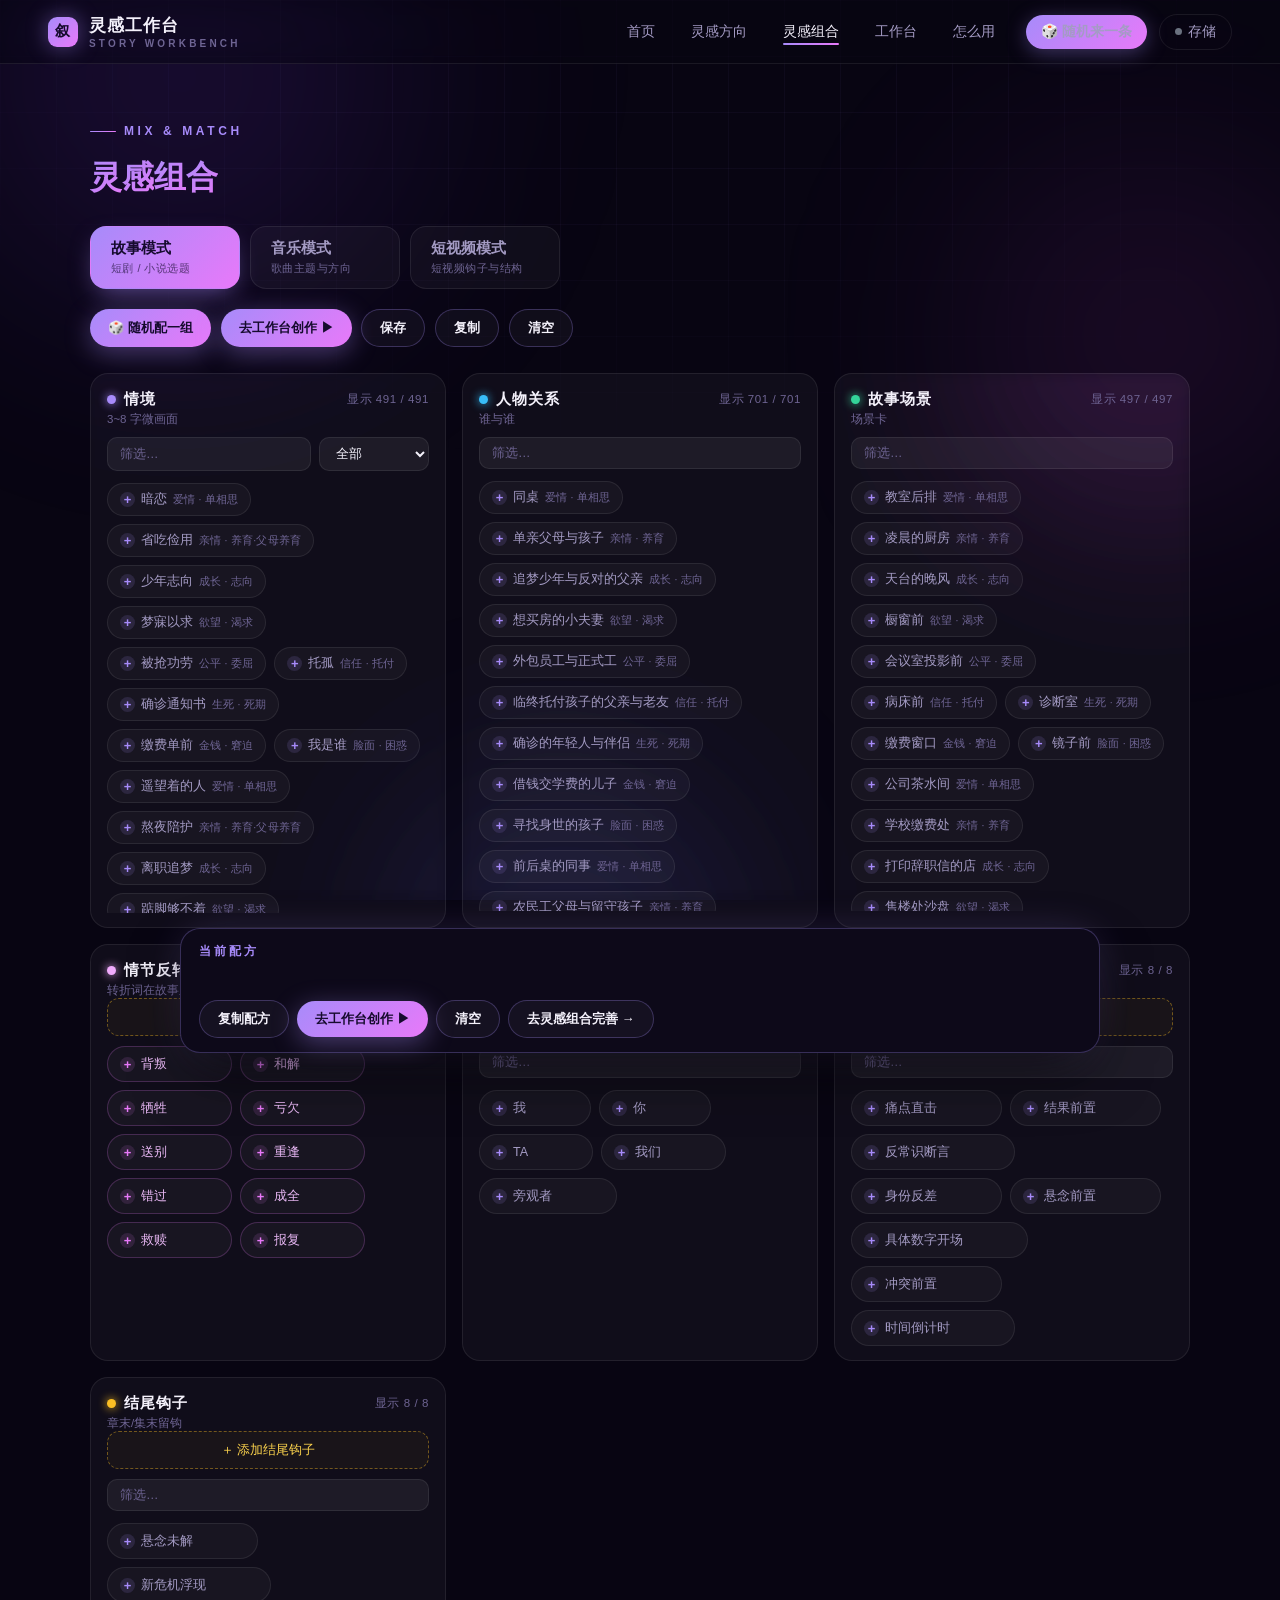
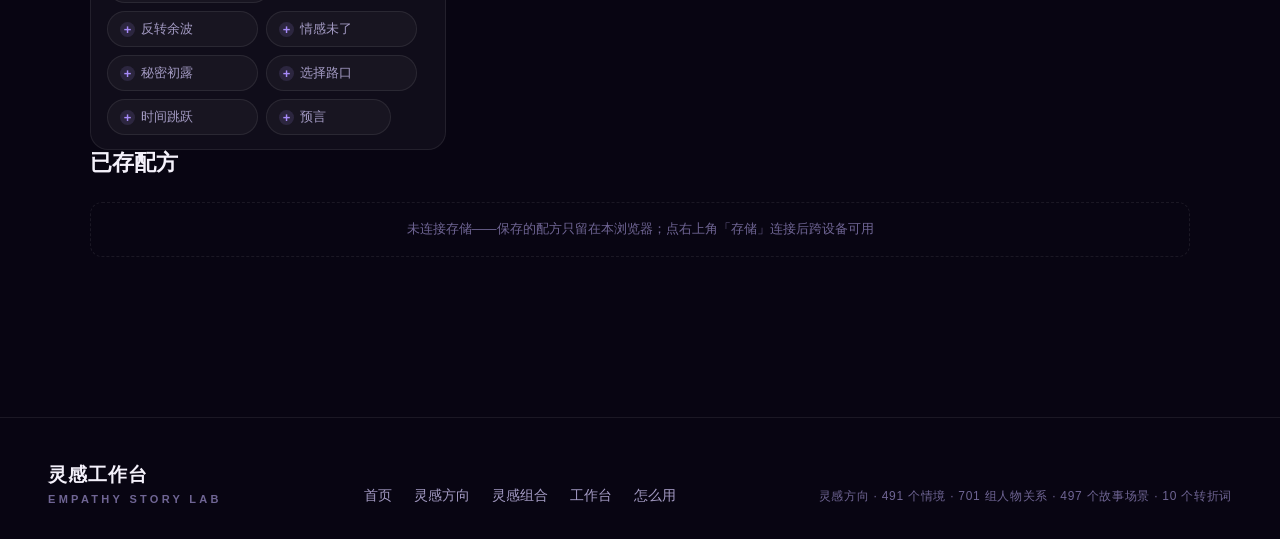
<file: studio.html>
<!DOCTYPE html>
<html lang="zh-CN">
<head>
  <meta charset="UTF-8">
  <meta name="viewport" content="width=device-width, initial-scale=1.0">
  <title>灵感组合 · 灵感工作台</title>
  <meta name="description" content="26个灵感方向（共情故事+热门类型）、490+个情境、690+组人物关系、490+个故事场景自由搭配，自定义关系与场景，数据存在你自己的 GitHub 私有仓库。">
  <link rel="icon" href="data:image/svg+xml,<svg xmlns='http://www.w3.org/2000/svg' viewBox='0 0 100 100'><rect width='100' height='100' rx='22' fill='%237c3aed'/><text x='50' y='68' font-size='52' text-anchor='middle' fill='white'>叙</text></svg>">
  <link rel="stylesheet" href="assets/style.css?v=32">
</head>
<body>
<div class="wrap">

  <div class="kicker rise">MIX &amp; MATCH</div>
  <h1 class="title grad-t" data-chars>灵感组合</h1>

  <div class="mode-tabs rise" id="modeTabs"></div>

  <div style="display:flex;gap:10px;margin:20px 0 22px;flex-wrap:wrap" class="rise">
    <button class="btn btn-pri btn-sm rip" id="btnRandom">🎲 随机配一组</button>
    <button class="btn btn-pri btn-sm rip" id="btnToWB">去工作台创作 ▶</button>
    <button class="btn btn-ghost btn-sm rip" id="btnSave">保存</button>
    <button class="btn btn-ghost btn-sm rip" id="btnCopyTop">复制</button>
    <button class="btn btn-ghost btn-sm rip" id="btnClearTop">清空</button>
  </div>

  <div class="cols" id="cols"></div>

  <section class="saved">
    <div class="sec-head">
      <h2 class="title rise" style="font-size:22px">已存配方</h2>
    </div>
    <div id="savedList"></div>
  </section>
</div>

<script src="assets/data.js?v=32"></script>
<script src="assets/common.js?v=32"></script>
<script src="assets/cloud.js?v=32"></script>
<script>
initPage('studio.html');

/* 同一批底层数据，三种模式叫法不同（转换器命名）：列名/按钮随模式切换 */
const MODE_TITLE={
 music:{sit:['情境','歌词意象库'],rel:['人物关系','歌里的人物'],scene:['故事场景','歌词场景意象'],mod:['情绪落点','转折词在音乐里=情绪落点'],view:['歌词人称','我/你/TA…可多选'],line:['副歌Hook句','金句方向→副歌记忆点'],hook:['歌名钩子','钩子类型→歌名方向']},
 video:{sit:['情境','一镜一个微画面'],rel:['人物关系','短剧人设组合'],scene:['故事场景','拍摄场景库'],mod:['结尾反转','转折词在视频里=结尾反转'],view:['叙事视角','谁在看这个故事'],line:['反转台词','金句方向→反转台词/字幕'],hook:['前三秒钩子','钩子类型→开场抓人']},
 story:{sit:['情境','3~8 字微画面'],rel:['人物关系','谁与谁'],scene:['故事场景','场景卡'],mod:['情节反转','转折词在故事里=情节反转'],view:['叙事视角','视角池'],hook:['开篇钩子','钩子类型→开篇第一句'],endhook:['结尾钩子','章末/集末留钩'],}
};
const CAT_META=[
 {key:'sit', title:'情境', sub:'', dot:'#a78bfa', data:SITS, label:x=>x.tag, src:x=>x.dom+' · '+x.l1, filter:true, modes:MODES},
 {key:'rel', title:'人物关系', sub:'', dot:'#38bdf8', data:REL_LIST, label:x=>x.tag, src:x=>x.dom+' · '+x.l1, filter:true, modes:MODES},
 {key:'scene', title:'故事场景', sub:'', dot:'#34d399', data:SCENE_LIST, label:x=>x.tag, src:x=>x.dom+' · '+x.l1, filter:true, modes:MODES},
 {key:'mod', title:'转折', sub:'', dot:'#f0abfc', data:MODIFIERS.map(t=>({tag:t})), label:x=>x.tag, src:()=>'', filter:false, modes:MODES},
 {key:'view', title:'视角', sub:'', dot:'#c4b5fd', data:VIEW_LIST, label:x=>x.tag, src:()=>'', filter:true, modes:MODES},
 {key:'line', title:'金句方向', sub:'', dot:'#f9a8d4', data:LINE_LIST, label:x=>x.tag, src:()=>'', filter:true, modes:['music','video']},
 {key:'hook', title:'钩子', sub:'', dot:'#fdba74', data:HOOK_LIST, label:x=>x.tag, src:()=>'', filter:true, modes:MODES},
 {key:'endhook', title:'结尾钩子', sub:'', dot:'#fbbf24', data:ENDHOOK_LIST, label:x=>x.tag, src:()=>'', filter:true, modes:['story']},
];
const catOf=k=>(k==='myrel'?'rel':k==='myscene'?'scene':k);
/* 池列展示名（随当前模式）：view/line/hook/endhook */
const poolTitle=k=>{const mt=MODE_TITLE[getMode()]||{};return (mt[k]||[])[0]||CAT_NAME[k]||k;};
/* 同一数据源，但三个模式各自钦定的列顺序不同：故事=反转·视角·开篇钩·结尾钩；音乐=落点·人称·副歌句·歌名钩；短视频=反转·视角·前3秒钩·反转台词 */
const MODE_COL_ORDER={
 story:['sit','rel','scene','mod','view','hook','endhook'],
 music:['sit','rel','scene','mod','view','line','hook'],
 video:['sit','rel','scene','mod','view','hook','line'],
};
const modeCols=()=>{const ord=MODE_COL_ORDER[getMode()]||CAT_META.map(m=>m.key);
 return CAT_META.filter(m=>(m.modes||MODES).includes(getMode()))
  .sort((a,b)=>ord.indexOf(a.key)-ord.indexOf(b.key));};

/* ---------- 配方模式切换 ---------- */
function paintTabs(){
  $('#modeTabs').innerHTML=MODES.map(m=>`
    <button class="mode-tab ${getMode()===m?'on':''}" data-mode="${m}">
      <b>${MODE_NAME[m]}模式</b><small>${MODE_SUB[m]}</small>
    </button>`).join('');
}
paintTabs();
$('#modeTabs').addEventListener('click',e=>{
  const t=e.target.closest('.mode-tab');if(!t)return;
  setMode(t.dataset.mode);
  paintTabs();renderDock();renderCols();
  toast('已切换：'+MODE_NAME[t.dataset.mode]+'模式（列内容与文案输出已切换）');
});

function renderCols(){
  const mt=MODE_TITLE[getMode()]||{};
  $('#cols').innerHTML=modeCols().map(m=>{
   const mtit=mt[m.key]||[m.title,m.sub];
   return `
   <div class="col-panel rise" data-key="${m.key}">
     <div class="col-head"><h3><span class="dot" style="background:${m.dot};box-shadow:0 0 10px ${m.dot}"></span>${mtit[0]}
       <span class="col-count" id="cnt-${m.key}"></span></h3><div class="sub">${mtit[1]||''}</div></div>
     ${m.addKind?`<button class="col-add rip" data-add="${m.addKind}">＋ 添加</button>`:''}
     ${m.key==='mod'?`<button class="col-add rip" data-addmod>＋ 添加${mtit[0]}</button>`:''}
     ${['view','line','hook','endhook'].includes(m.key)?`<button class="col-add rip" data-addpool="${m.key}">＋ 添加${mtit[0]}</button>`:''}
     ${m.filter?`<div class="col-filter">
       <input id="q-${m.key}" placeholder="筛选…">
       ${m.key==='sit'?`<select id="domFilter"><option value="">全部</option>${[...DOMAINS].sort((a,b)=>(((b.fit||{})[getMode()])||2)-(((a.fit||{})[getMode()])||2)).map(d=>{const n=((d.fit||{})[getMode()])||2;return `<option value="${d.name}">${d.name}${'●'.repeat(n)}${'○'.repeat(3-n)}</option>`}).join('')}</select>`:''}
     </div>`:''}
     <div class="col-cloud" id="cloud-${m.key}"></div>
   </div>`;
  }).join('');
  stagger();
  paintAll();
}
/* 筛选输入：全局委托，列重建后无需重新绑定 */
$('#cols').addEventListener('input',e=>{
  if(e.target.id&&e.target.id.startsWith('q-'))paintCol(e.target.id.slice(2));
});
$('#cols').addEventListener('change',e=>{
  if(e.target.id==='domFilter')paintCol('sit');
});

function paintCol(key){
  const m=CAT_META.find(x=>x.key===key);
  const cntEl=$('#cnt-'+key),cloudEl=$('#cloud-'+key);
  if(!m||!cntEl||!cloudEl)return; /* 列未渲染（模式已切但列未重建/云同步回调）时跳过，避免空 DOM 报错中断保存流程 */
  const q=($('#q-'+key)||{value:''}).value.trim();
  const df=($('#domFilter')||{value:''}).value;
  const pf=loadPF();
  const src=m.key==='mod'?MODIFIERS.map(t=>({tag:t})):(m.dataFn?m.dataFn():m.data);
  const real=catOf(key);
  const mode=getMode();
  const wOf=x=>{const d=DOMAINS.find(d=>d.name===x.dom);return (((d&&d.fit)||{})[mode])||2;}; /* 无方向归属的按中档 */
  const filtered=src.filter(x=>(!q||x.tag.includes(q)||(x.dom||'').includes(q)||(x.l1||'').includes(q))&&(!df||!x.dom||x.dom===df));
  /* 按当前模式侧重分档（★★★>★★>★），同档内各方向轮转穿插，避免大方向霸屏 */
  const buckets={};filtered.forEach(x=>{const w=wOf(x);(buckets[w]=buckets[w]||[]).push(x);});
  const list=[];
  Object.keys(buckets).map(Number).sort((a,b)=>b-a).forEach(w=>{
    const byDom={};buckets[w].forEach(x=>{const k=x.dom||'';(byDom[k]=byDom[k]||[]).push(x);});
    const doms=Object.keys(byDom);let i=0,left=buckets[w].length;
    while(left>0){const it=byDom[doms[i++%doms.length]].shift();if(it){list.push(it);left--;}}
  });
  cntEl.textContent='显示 '+list.length+' / '+src.length;
  cloudEl.innerHTML=list.map(x=>{
    const inPf=pf.some(p=>p.cat===real&&p.tag===x.tag&&(real!=='sit'||p.dom===x.dom));
    if(m.addKind)return `<span class="chip mine ${inPf?'have':''}" data-k="${key}" data-t="${esc(x.tag)}" data-d="${x.dom||''}">
      <span class="plus">+</span>${esc(x.tag)} <span class="src">${esc(x.l1)}</span><span class="mine-tag">自定义</span><button class="mine-del" data-del="${encodeURIComponent(x.tag)}‖${encodeURIComponent(x.l1)}" title="删除">×</button></span>`;
    const custom=(key==='mod'&&!isBuiltinMod(x.tag))||(['view','line','hook','endhook'].includes(key)&&!isBuiltinPool(key,x.tag));
    const crud=key==='mod'?`<span class="crud">
        <button data-em="${encodeURIComponent(x.tag)}" title="重命名转折词">✎</button>
        <button data-dm="${encodeURIComponent(x.tag)}" class="del" title="删除转折词">✕</button>
      </span>`:(['view','line','hook','endhook'].includes(key)?`<span class="crud">
        <button data-ep="${key}" data-t="${encodeURIComponent(x.tag)}" title="重命名">✎</button>
        <button data-dp="${key}" data-t="${encodeURIComponent(x.tag)}" class="del" title="删除">✕</button>
      </span>`:'');
    return `<span class="chip ${key==='mod'?'mod':''} ${custom?'mine':''} ${inPf?'have':''}" data-k="${key}" data-t="${esc(x.tag)}" data-d="${x.dom||''}">
      <span class="plus">+</span>${esc(m.label(x))}${custom?'<span class="mine-tag">自定义</span>':''}${m.src(x)?` <span class="src">${esc(m.src(x))}</span>`:''}${crud}</span>`;
  }).join('')||`<div class="empty-hint">${m.addKind||m.key==='mod'?'还没有，点上方「添加」创建':'无匹配'}</div>`;
}
function paintAll(){modeCols().forEach(m=>paintCol(m.key));}
SMCloud.ready.then(renderCols);
SMCloud.onData(()=>{if($('#cols').children.length)paintAll();else renderCols();});

renderCols(); /* 首屏立即渲染（离线可用），云数据到位后 ready 再刷新一次 */
/* 点击：删除自定义 / 添加自定义 / 转折词增删改 / 入配方 */
$('#cols').addEventListener('click',async e=>{
  const del=e.target.closest('.mine-del');
  if(del){
    e.stopPropagation();
    const [tag,l1]=del.dataset.del.split('‖').map(decodeURIComponent);
    const kind=del.closest('[data-key]').dataset.key==='myrel'?'rel':'scene';
    if(kind==='rel'?SMCloud.delRel(tag,l1):SMCloud.delScene(tag,l1)){toast('已删除');paintAll();}
    return;
  }
  /* 转折词：新增 */
  if(e.target.closest('[data-addmod]')){
    if(!(await SMCloud.ensureConnected()))return toast('请先连接存储（右上角「存储」）');
    SMCloud.openModal({
      title:'添加转折词',okText:'添加',
      body:`<label class="sm-field"><span>转折词</span><input id="smIn" maxlength="8" placeholder="例如：坦白、诀别、反杀…" autocomplete="off"></label>`,
      onOk:m=>{const v=m.querySelector('#smIn').value.trim();if(!v)return false;SMCloud.addMod(v);toast('已添加，随机配方会用到它');}
    });
    return;
  }
  /* 模式池：新增 / 重命名 / 删除（视角/金句/钩子/结尾钩子，与灵感方向同一数据源） */
  const ap=e.target.closest('[data-addpool]');
  if(ap){
    const k=ap.dataset.addpool;
    if(!(await SMCloud.ensureConnected()))return toast('请先连接存储（右上角「存储」）');
    SMCloud.openModal({
      title:'添加'+poolTitle(k),okText:'添加',
      body:`<label class="sm-field"><span>名称</span><input id="smIn" maxlength="12" placeholder="例如：记忆闪回、第二人称…" autocomplete="off"></label>`,
      onOk:m=>{const v=m.querySelector('#smIn').value.trim();if(!v)return false;SMCloud.addPool(k,v);toast('已添加');}
    });
    return;
  }
  const ep=e.target.closest('[data-ep]'),dp=e.target.closest('[data-dp]');
  if(ep||dp){
    e.stopPropagation();
    if(!(await SMCloud.ensureConnected()))return toast('请先连接存储（右上角「存储」）');
    if(ep){
      const k=ep.dataset.ep,oldT=decodeURIComponent(ep.dataset.t);
      SMCloud.openModal({
        title:'重命名'+poolTitle(k),okText:'保存',
        body:`<label class="sm-field"><span>名称</span><input id="smIn" value="${esc(oldT)}" maxlength="12" autocomplete="off"></label>`,
        onOk:m=>{const v=m.querySelector('#smIn').value.trim();if(!v||v===oldT)return false;SMCloud.renamePool(k,oldT,v);toast('已改名');}
      });
    }else{
      const k=dp.dataset.dp,t=decodeURIComponent(dp.dataset.t);
      SMCloud.openModal({
        title:'删除'+poolTitle(k),okText:'确认删除',
        body:`<p class="sm-tip">将永久删除「<b>${esc(t)}</b>」。此操作不可恢复。</p>`,
        onOk:()=>{SMCloud.delPool(k,t);toast('已删除');}
      });
    }
    return;
  }
  /* 转折词：重命名 / 删除 */
  const em=e.target.closest('[data-em]'),dm=e.target.closest('[data-dm]');
  if(em||dm){
    e.stopPropagation();
    if(!(await SMCloud.ensureConnected()))return toast('请先连接存储（右上角「存储」）');
    if(em){
      const oldT=decodeURIComponent(em.dataset.em);
      SMCloud.openModal({
        title:'重命名转折词',okText:'保存',
        body:`<label class="sm-field"><span>转折词</span><input id="smIn" value="${esc(oldT)}" maxlength="8" autocomplete="off"></label>`,
        onOk:m=>{const v=m.querySelector('#smIn').value.trim();if(!v||v===oldT)return false;SMCloud.renameMod(oldT,v);toast('已改名');}
      });
    }else{
      const t=decodeURIComponent(dm.dataset.dm);
      SMCloud.openModal({
        title:'删除转折词',okText:'确认删除',
        body:`<p class="sm-tip">将永久删除转折词「<b>${esc(t)}</b>」。此操作不可恢复。</p>`,
        onOk:()=>{SMCloud.delMod(t);toast('已删除');}
      });
    }
    return;
  }
  const add=e.target.closest('[data-add]');
  if(add){await openAddModal(add.dataset.add);return;}
  const c=e.target.closest('.chip[data-k]');if(!c)return;
  quickAdd({cat:catOf(c.dataset.k),tag:c.dataset.t,dom:c.dataset.d});
  paintAll();
});

/* 添加自定义弹窗：名称 + 所属分类（随机配方与下钻按分类归位） */
async function openAddModal(kind){
  if(!(await SMCloud.ensureConnected()))return toast('请先连接存储（右上角「存储」）');
  const isRel=kind==='rel';
  SMCloud.openModal({
    title:isRel?'添加自定义人物关系':'添加自定义故事场景',
    okText:'添加',
    body:`
      <p class="sm-tip">自定义条目带「自定义」标记，和系统内置区分；归到所选分类后，<b>随机配方和下钻页都会用到它</b>。</p>
      <label class="sm-field"><span>名称</span><input id="addName" maxlength="16" placeholder="${isRel?'例如：闺蜜与她的猫':'例如：凌晨的急诊室'}"></label>
      <label class="sm-field"><span>属于哪个分类</span><input id="addL1" list="l1opts" placeholder="输入或选择，如：委屈 / 裂缝 / 暖意">
        <datalist id="l1opts">${Object.keys(L1_DOM).map(k=>`<option value="${k}">`).join('')}</datalist></label>
    `,
    onOk:(mask)=>{
      const tag=mask.querySelector('#addName').value.trim();
      const l1=mask.querySelector('#addL1').value.trim();
      if(!tag)throw new Error('请填写名称');
      if(!L1_DOM[l1])throw new Error('分类不存在，请从下拉列表里选择');
      if((isRel?RELS[l1]:SCENES[l1]||[]).includes(tag))throw new Error('系统内置里已有同名条目');
      if(SMCloud.data[isRel?'rels':'scenes'].some(x=>x.tag===tag&&x.l1===l1))throw new Error('你的自定义里已有同名条目');
      const ok=isRel?SMCloud.addRel(tag,l1):SMCloud.addScene(tag,l1);
      if(ok)toast('已添加，正在同步…');
      return ok;
    }
  });
}

/* 随机 / 保存 / 复制 / 清空 */
function doRandom(){
  pfClear();
  randomPF(getMode()).forEach(x=>pfAdd(x));
  renderDock();paintAll();
  toast('已随机配好一组'+MODE_NAME[getMode()]+'配方，可直接复制');
}
$('#btnRandom').addEventListener('click',doRandom);
$('#btnClearTop').addEventListener('click',()=>{pfClear();renderDock();paintAll();toast('已清空');});
$('#btnCopyTop').addEventListener('click',()=>{
  const a=loadPF();
  if(!a.length)return toast('配方是空的');
  copyText(pfOutText(a),MODE_NAME[getMode()]+'配方已复制');
});
/* 配方 → 工作台：按配方内容识别类型（视角/金句=音乐，钩子=短视频），
   弹窗锁定当前模式：只能创建对应类型项目；跨模式请在工作台用「以此项目新建」衍生 */
$('#btnToWB').addEventListener('click',()=>{
  const pf=loadPF();
  if(!pf.length)return toast('配方篮是空的：先随机配一组，或点列里的 ＋ 添加');
  wbSendModal(pf,null,getMode()); // 锁定：只能创建当前模式对应类型
});
$('#btnSave').addEventListener('click',()=>{  const a=loadPF();
  if(a.length<2)return toast('至少组合 2 个元素再保存');
  const sv=loadSV();
  sv.unshift({t:Date.now(),items:a});
  saveSV(sv.slice(0,30));
  paintSaved();
  toast(SMCloud.isOn()?'已保存并同步':'已保存（未连接存储，只存在本浏览器）');
});

/* 已存配方 */
function paintSaved(){
  const sv=loadSV(),box=$('#savedList');
  if(!sv.length){
    box.innerHTML=`<div class="empty-hint">${SMCloud.isOn()?'暂无':'未连接存储——保存的配方只留在本浏览器；点右上角「存储」连接后跨设备可用'}</div>`;
    return;
  }
  box.innerHTML=sv.map((s,i)=>`
    <div class="saved-row">
      <div class="sf">${pfText(s.items)}</div>
      <div class="st">${new Date(s.t).toLocaleString('zh-CN',{month:'numeric',day:'numeric',hour:'2-digit',minute:'2-digit'})} · ${s.items.length} 个元素</div>
      <div class="ops">
        <button class="mini rip" data-load="${i}">载入</button>
        <button class="mini del rip" data-del="${i}">删除</button>
      </div>
    </div>`).join('');
}
$('#savedList').addEventListener('click',e=>{
  const l=e.target.closest('[data-load]'),d=e.target.closest('[data-del]');
  if(l){savePF(loadSV()[+l.dataset.load].items);renderDock();paintAll();toast('已载入配方');}
  if(d){const sv=loadSV();sv.splice(+d.dataset.del,1);saveSV(sv);paintSaved();toast('已删除');}
});
SMCloud.ready.then(paintSaved);
SMCloud.onData(()=>{paintSaved();renderDock();});
</script>
</body>
</html>
</file>
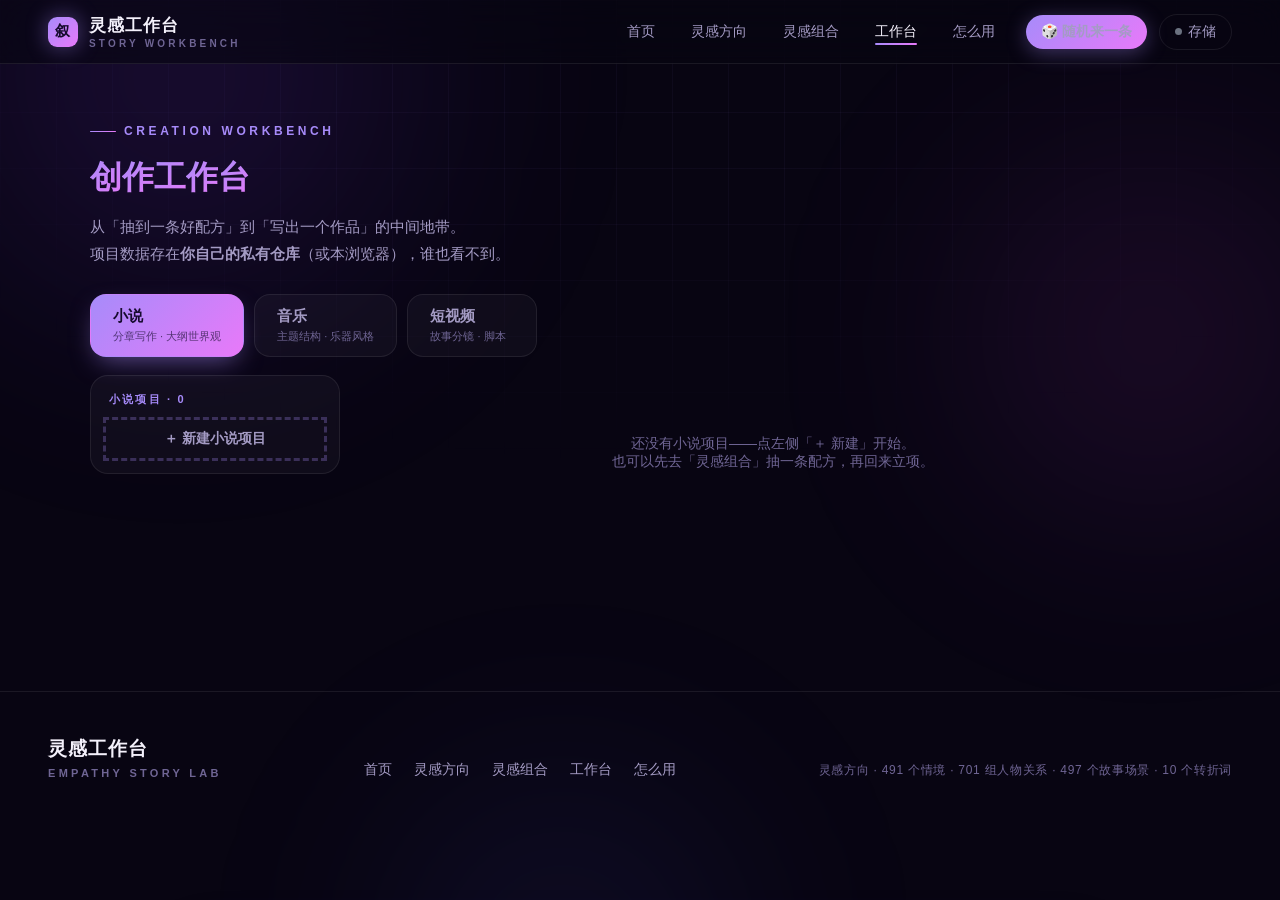
<file: workbench.html>
<!DOCTYPE html>
<html lang="zh-CN">
<head>
<meta charset="UTF-8">
<meta name="viewport" content="width=device-width,initial-scale=1">
<title>创作工作台 · 灵感工作台</title>
<meta name="description" content="小说、音乐、短视频三模块创作工作台：分章写作、大纲世界观、音乐结构风格、分镜脚本，数据存在你自己的 GitHub 私有仓库。">
<link rel="icon" href="data:image/svg+xml,<svg xmlns='http://www.w3.org/2000/svg' viewBox='0 0 100 100'><rect width='100' height='100' rx='22' fill='%237c3aed'/><text x='50' y='68' font-size='52' text-anchor='middle' fill='white'>叙</text></svg>">
<link rel="stylesheet" href="assets/style.css?v=32">
<style>
/* 工作台专属 */
.wb-tabs{display:flex;gap:10px;margin-top:26px;flex-wrap:wrap}
.wb-tab{display:flex;flex-direction:column;align-items:flex-start;gap:3px;padding:12px 22px;border-radius:16px;
  background:var(--surface);border:1px solid var(--line);color:var(--dim);cursor:pointer;transition:all .3s var(--spring);text-align:left;min-width:130px}
.wb-tab b{font-size:15px;font-weight:800}
.wb-tab small{font-size:11px;color:var(--dimmer)}
.wb-tab:hover{border-color:var(--line2);color:var(--txt);transform:translateY(-2px)}
.wb-tab.on{background:var(--grad);color:#160b2e;border-color:transparent;box-shadow:0 10px 26px -8px rgba(167,139,250,.55)}
.wb-tab.on small{color:rgba(22,11,46,.65)}
.wb-main{display:grid;grid-template-columns:250px 1fr;gap:16px;margin-top:18px;align-items:start}
@media(max-width:900px){.wb-main{grid-template-columns:1fr}}
.wb-side{background:var(--surface);border:1px solid var(--line);border-radius:18px;padding:12px;position:sticky;top:calc(var(--nav-h) + 16px)}
.wb-side h4{font-size:11px;letter-spacing:.2em;color:var(--vio);margin:4px 6px 10px}
.wb-proj{display:flex;align-items:center;gap:8px;padding:10px 12px;border-radius:12px;cursor:pointer;
  font-size:14px;color:var(--dim);border:1px solid transparent;transition:all .2s;position:relative}
.wb-proj:hover{color:var(--txt);background:rgba(167,139,250,.06)}
.wb-proj.on{color:var(--txt);background:rgba(167,139,250,.12);border-color:rgba(167,139,250,.3)}
.wb-proj .n{flex:1;overflow:hidden;text-overflow:ellipsis;white-space:nowrap}
.wb-proj .crud{opacity:1}
.wb-proj .crud button{width:18px;height:18px;font-size:10px}
.wb-editor{min-width:0}
.wb-empty{color:var(--dimmer);font-size:14px;padding:60px 0;text-align:center}
.wb-field{margin-bottom:18px}
.wb-field>span{display:block;font-size:12px;letter-spacing:.14em;color:var(--vio);font-weight:700;margin-bottom:8px}
.wb-input,.wb-area,.wb-select{width:100%;background:rgba(8,5,18,.55);border:1px solid var(--line);border-radius:12px;
  color:var(--txt);font-size:14px;padding:11px 14px;outline:none;transition:border-color .25s;font-family:inherit}
.wb-area{min-height:110px;resize:vertical;line-height:1.8}
.wb-input:focus,.wb-area:focus,.wb-select:focus{border-color:var(--vio)}
.wb-select{appearance:none;cursor:pointer}
.wb-chips{display:flex;flex-wrap:wrap;gap:8px}
.wb-chips .chip{font-size:12.5px}
.wb-chips .chip.on{background:var(--grad);color:#160b2e;border-color:transparent;font-weight:700}
.wb-name{font-size:22px;font-weight:900;background:transparent;border:none;border-bottom:2px solid var(--line);
  color:var(--txt);padding:4px 2px;width:100%;outline:none;margin-bottom:20px;font-family:inherit}
.wb-name:focus{border-color:var(--vio)}
.wb-split{display:grid;grid-template-columns:200px 1fr;gap:14px}
@media(max-width:760px){.wb-split{grid-template-columns:1fr}}
.wb-chlist{background:var(--surface);border:1px solid var(--line);border-radius:14px;padding:10px;max-height:560px;overflow-y:auto}
.wb-ch{display:flex;align-items:center;gap:6px;padding:9px 10px;border-radius:10px;font-size:13px;color:var(--dim);
  cursor:pointer;border:1px solid transparent;transition:all .2s}
.wb-ch:hover{color:var(--txt);background:rgba(167,139,250,.06)}
.wb-ch.on{color:var(--txt);background:rgba(167,139,250,.12);border-color:rgba(167,139,250,.3)}
.wb-ch .t{flex:1;overflow:hidden;text-overflow:ellipsis;white-space:nowrap}
.wb-ch .crud{opacity:1}.wb-ch .crud button{width:18px;height:18px;font-size:10px}
.wb-wordc{font-size:11px;color:var(--dimmer);margin-top:6px;letter-spacing:.06em}
.wb-shot{width:100%;border-collapse:collapse;font-size:13px}
.wb-shot th{font-size:11px;letter-spacing:.1em;color:var(--dimmer);text-align:left;padding:8px 10px;border-bottom:1px solid var(--line)}
.wb-shot td{padding:6px 6px 6px 0;border-bottom:1px solid var(--line);vertical-align:top}
.wb-shot input,.wb-shot select{background:rgba(8,5,18,.55);border:1px solid var(--line);border-radius:9px;color:var(--txt);
  font-size:13px;padding:7px 10px;outline:none;width:100%;font-family:inherit}
.wb-shot input:focus,.wb-shot select:focus{border-color:var(--vio)}
.wb-shot .num{color:var(--dimmer);font-size:12px;width:30px}
.wb-shot .dur{width:64px}
.wb-shot .crud{opacity:1;white-space:nowrap}
.wb-shot .crud button{width:20px;height:20px;font-size:10px}
.wb-charrow{display:grid;grid-template-columns:150px 1fr auto;gap:8px;margin-bottom:8px;align-items:start}
.wb-bar{display:flex;gap:10px;flex-wrap:wrap;margin-bottom:16px}
.wb-savest{font-size:11.5px;color:var(--dimmer);letter-spacing:.04em;margin-left:auto;align-self:center}
</style>
</head>
<body>
<div class="wrap">
  <div class="kicker rise">CREATION WORKBENCH</div>
  <h1 class="title rise"><span class="grad-t" data-chars>创作工作台</span></h1>
  <p class="lead rise" style="margin-top:14px;font-size:14.5px">从「抽到一条好配方」到「写出一个作品」的中间地带。<br>项目数据存在<b>你自己的私有仓库</b>（或本浏览器），谁也看不到。</p>

  <div class="wb-tabs rise" id="wbTabs"></div>
  <div class="wb-main">
    <aside class="wb-side rise" id="wbSide"></aside>
    <section class="wb-editor rise" id="wbEditor"></section>
  </div>
</div>

<script src="assets/data.js?v=32"></script>
<script src="assets/common.js?v=32"></script>
<script src="assets/cloud.js?v=32"></script>
<script>
initPage('workbench.html');

/* ---------- 状态 ---------- */
const KINDS=WB_KINDS; /* 定义在 data.js，全站统一 */
const cur={kind:'novel',sel:{novel:null,music:null,video:null}};
let cache=loadWB();
let saveTimer=null,selfSave=0;
function commit(){selfSave=Date.now();if(cloudOn()){SMCloud.saveWB(cache);try{localStorage.setItem(WB_KEY,JSON.stringify(cache));}catch(_){}}else localStorage.setItem(WB_KEY,JSON.stringify(cache));} /* 云端模式也镜像一份到本地：关页瞬间等不及同步时，下次连接会把本地项目并回云端；selfSave 用于跳过自己触发的云回环 */
function scheduleSave(){
  $('#saveSt')&&($('#saveSt').textContent='编辑中…');
  clearTimeout(saveTimer);
  saveTimer=setTimeout(()=>{commit();$('#saveSt')&&($('#saveSt').textContent=SMCloud.isOn()?'已同步到私有仓库':'已保存到本浏览器');},800);
}
function flushNow(){clearTimeout(saveTimer);commit();const s=$('#saveSt');if(s)s.textContent=SMCloud.isOn()?'已同步到私有仓库':'已保存到本浏览器';}
addEventListener('pagehide',flushNow);
const tpl=wbNew; /* 共享工厂（含 src 来源配方字段） */
const listOf=kind=>cache[kind+'s'];
const curProj=()=>{const l=listOf(cur.kind);return l.find(p=>p.id===cur.sel[cur.kind])||l[0]||null;};
const projKind=p=>cur.kind;

/* ---------- 模块 tabs + 项目列表 ---------- */
function paintTabs(){
  $('#wbTabs').innerHTML=Object.entries(KINDS).map(([k,n])=>`
    <button class="wb-tab ${cur.kind===k?'on':''}" data-kind="${k}"><b>${n}</b><small>${k==='novel'?'分章写作 · 大纲世界观':k==='music'?'主题结构 · 乐器风格':'故事分镜 · 脚本'}</small></button>`).join('');
}
function paintSide(){
  const l=listOf(cur.kind);
  $('#wbSide').innerHTML=`<h4>${KINDS[cur.kind]}项目 · ${l.length}</h4>
    ${l.map(p=>`<div class="wb-proj ${p.id===cur.sel[cur.kind]?'on':''}" data-pid="${p.id}">
      <span class="n">${esc(p.name)}</span>
      <span class="crud">
        <button data-wp-edit="${p.id}" title="重命名">✎</button>
        <button data-wp-del="${p.id}" class="del" title="删除">✕</button>
      </span></div>`).join('')}
    <div class="add-card rip" data-wp-add style="min-height:44px;margin-top:8px;font-size:13.5px;font-weight:700">＋ 新建${KINDS[cur.kind]}项目</div>`;
  if(typeof renderDock==='function')renderDock(); /* 底部配方托盘跟随当前项目 */
}
$('#wbTabs').addEventListener('click',e=>{
  const t=e.target.closest('.wb-tab');if(!t)return;
  cur.kind=t.dataset.kind;
  try{localStorage.setItem('sm_wb_kind',cur.kind);}catch(_){}
  paintTabs();paintSide();paintEditor();
});
$('#wbSide').addEventListener('click',async e=>{
  if(e.target.closest('[data-wp-add]')){
    const p=tpl(cur.kind);
    listOf(cur.kind).unshift(p);
    cur.sel[cur.kind]=p.id;
    commit();paintSide();paintEditor();
    toast('已创建，开写吧');return;
  }
  const ed=e.target.closest('[data-wp-edit]');
  if(ed){
    const p=listOf(cur.kind).find(x=>x.id===ed.dataset.wpEdit);if(!p)return;
    SMCloud.openModal({title:'重命名项目',okText:'保存',
      body:`<label class="sm-field"><span>项目名称</span><input id="smIn" value="${esc(p.name)}" autocomplete="off"></label>`,
      onOk:m=>{const v=m.querySelector('#smIn').value.trim();if(!v)return false;p.name=v;commit();paintSide();if(cur.sel[cur.kind]===p.id)paintEditor();}});
    return;
  }
  const del=e.target.closest('[data-wp-del]');
  if(del){
    const p=listOf(cur.kind).find(x=>x.id===del.dataset.wpDel);if(!p)return;
    SMCloud.openModal({title:'删除项目',okText:'确认删除',
      body:`<p class="sm-tip">将永久删除「<b>${esc(p.name)}</b>」及其全部内容。此操作不可恢复。</p>`,
      onOk:()=>{const k=cur.kind+'s';cache[k]=cache[k].filter(x=>x.id!==p.id);
        if(cur.sel[cur.kind]===p.id)cur.sel[cur.kind]=cache[k][0]?.id||null;
        commit();paintSide();paintEditor();toast('已删除');}});
    return;
  }
  const it=e.target.closest('.wb-proj');
  if(it){cur.sel[cur.kind]=it.dataset.pid;paintSide();paintEditor();}
});
/* ---------- 编辑器分发 ---------- */
function paintEditor(){
  const p=curProj();
  if(!p){$('#wbEditor').innerHTML=`<div class="wb-empty">还没有${KINDS[cur.kind]}项目——点左侧「＋ 新建」开始。<br>也可以先去「灵感组合」抽一条配方，再回来立项。</div>`;return;}
  const srcChips=p.src&&p.src.length?`<div class="wb-field"><span>来源配方（从灵感组合送进来的那条）</span>
    <div style="display:flex;flex-wrap:wrap;gap:7px">${p.src.map(x=>`<span class="chip" style="cursor:default;pointer-events:none">
      <span class="src">${CAT_NAME[x.cat]||x.cat}</span>${esc(x.cat==='sit'?x.dom+'·'+x.tag:x.tag)}</span>`).join('')}</div></div>`:'';
  const others=Object.keys(WB_KINDS).filter(k=>k!==cur.kind);
  const bar=`<div class="wb-bar">
    <button class="btn btn-ghost btn-sm rip" data-import>📥 用当前配方篮替换导入</button>
    <button class="btn btn-ghost btn-sm rip" data-spawn>➕ 以此项目新建${others.map(k=>WB_KINDS[k]).join(' / ')}项目</button>
    <span class="wb-savest" id="saveSt">${SMCloud.isOn()?'已同步到私有仓库':'已保存到本浏览器'}</span></div>${srcChips}`;
  const name=`<input class="wb-name" id="wbName" value="${esc(p.name)}" maxlength="30" autocomplete="off">`;
  if(cur.kind==='novel')$('#wbEditor').innerHTML=bar+name+novelHTML(p);
  else if(cur.kind==='music')$('#wbEditor').innerHTML=bar+name+musicHTML(p);
  else $('#wbEditor').innerHTML=bar+name+videoHTML(p);
  bindEditor(p);
}
function field(label,inner){return `<div class="wb-field"><span>${label}</span>${inner}</div>`;}

/* ---------- 小说：设定 + 章节 ---------- */
function novelHTML(p){
  const ch=p.chapters[p.cur]||p.chapters[0];
  const chars=p.chars.map((c,i)=>`<div class="wb-charrow">
      <input class="wb-input" data-ch-name="${i}" value="${esc(c.name)}" placeholder="人物名">
      <input class="wb-input" data-ch-note="${i}" value="${esc(c.note)}" placeholder="身份 / 与主角的关系 / 一句话设定…">
      <span class="crud"><button data-ch-del="${i}" class="del" title="删除">✕</button></span>
    </div>`).join('');
  return `
  <div class="wb-split">
    <div>
      <div class="wb-chlist" id="chList">
        ${p.chapters.map((c,i)=>`<div class="wb-ch ${i===p.cur?'on':''}" data-ch-sel="${i}">
          <span class="t">${String(i+1).padStart(2,'0')} · ${esc(c.t||'未命名')}</span>
          <span class="crud">
            <button data-ch-up="${i}" title="上移">↑</button>
            <button data-ch-dn="${i}" title="下移">↓</button>
            <button data-ch-rm="${i}" class="del" title="删除本章">✕</button>
          </span></div>`).join('')}
      </div>
      <button class="btn btn-ghost btn-sm rip" data-ch-add style="width:100%;margin-top:8px">＋ 新增一章</button>
    </div>
    <div>
      ${ch?`
      <input class="wb-input" id="chTitle" value="${esc(ch.t)}" placeholder="章节标题" style="font-weight:700;margin-bottom:10px" autocomplete="off">
      <textarea class="wb-area" id="chBody" style="min-height:300px" placeholder="正文……">${esc(ch.c)}</textarea>
      <div class="wb-wordc" id="chWords"></div>`:'<div class="wb-empty">点左侧新增第一章</div>'}
    </div>
  </div>
  <hr style="border:none;border-top:1px solid var(--line);margin:26px 0">
  ${field('项目大纲（主线 / 分卷 / 结局方向）',`<textarea class="wb-area" id="f-outline" placeholder="故事从哪开始，经过哪些阶段，最终落在哪……">${esc(p.outline)}</textarea>`)}
  ${field('项目规则（文风 / 禁忌 / 更新约定）',`<textarea class="wb-area" id="f-rules" placeholder="例如：第三人称限知视角；每章至少一个共情点；不写穿越金手指……">${esc(p.rules)}</textarea>`)}
  ${field('世界观设定',`<textarea class="wb-area" id="f-world" placeholder="时代、地点、规则、势力……只展示 10%，藏住 90%。">${esc(p.world)}</textarea>`)}
  ${field('人物关系',`<div id="charRows">${chars||'<div class="wb-empty" style="padding:14px 0">还没有人物，点下方添加</div>'}</div>
    <button class="btn btn-ghost btn-sm rip" data-char-add>＋ 添加人物</button>`)}
  `;
}

/* ---------- 音乐：主题/结构/乐器/风格/旋律 ---------- */
function musicHTML(p){
  return `
  ${field('主题与故事（这首歌讲什么）',`<textarea class="wb-area" id="m-theme" style="min-height:80px" placeholder="一句话主题 + 背景故事……">${esc(p.theme)}</textarea>`)}
  <div style="display:grid;grid-template-columns:1fr 1fr;gap:14px">
    ${field('歌曲结构（选预设再改）',`<select class="wb-select" id="m-struct-sel">
        ${WB.music.structs.map((s,i)=>`<option value="${i}" ${s.tpl===p.structure?'selected':''}>${s.name}</option>`).join('')}
        <option value="custom" ${!WB.music.structs.some(s=>s.tpl===p.structure)?'selected':''}>自定义</option>
      </select>`)}
    ${field('旋律备忘（音域 / 节奏 / 参考）',`<textarea class="wb-area" id="m-melody" style="min-height:78px" placeholder="例如：副歌高音域大跳；BPM 72；主歌平缓叙事……">${esc(p.melody)}</textarea>`)}
  </div>
  ${field('结构细化（段落能量：主歌蓄势→导歌爬升→副歌峰值→桥段转换）',`<textarea class="wb-area" id="m-struct" style="min-height:70px">${esc(p.structure)}</textarea>`)}
  ${field('乐器配置（点选）',`<div class="wb-chips" id="m-inst">${WB.music.insts.map(t=>`<span class="chip rip ${p.inst.includes(t)?'on':''}" data-inst="${esc(t)}">${esc(t)}</span>`).join('')}</div>`)}
  ${field('流派（点选）',`<div class="wb-chips" id="m-style">${WB.music.styles.map(t=>`<span class="chip rip ${(p.style||[]).includes(t)?'on':''}" data-style="${esc(t)}">${esc(t)}</span>`).join('')}</div>`)}
  ${field('氛围（点选）',`<div class="wb-chips" id="m-mood">${WB.music.moods.map(t=>`<span class="chip rip ${(p.mood||[]).includes(t)?'on':''}" data-mood="${esc(t)}">${esc(t)}</span>`).join('')}</div>`)}
  ${field('人声（点选）',`<div class="wb-chips" id="m-vocal">${WB.music.vocals.map(t=>`<span class="chip rip ${p.vocal===t?'on':''}" data-vocal="${esc(t)}">${esc(t)}</span>`).join('')}</div>`)}
  `;
}

/* ---------- 短视频：主题/故事/分镜表 ---------- */
function videoHTML(p){
  const rows=p.shots.map((s,i)=>`<tr>
      <td class="num">${i+1}</td>
      <td style="width:86px"><select data-shot-jing="${i}">${WB.video.jings.map(j=>`<option ${j===s.jing?'selected':''}>${j}</option>`).join('')}</select></td>
      <td><input data-shot-scene="${i}" value="${esc(s.scene)}" placeholder="画面内容：谁在哪做什么，镜头怎么动…"></td>
      <td><input data-shot-line="${i}" value="${esc(s.line)}" placeholder="台词 / 字幕"></td>
      <td class="dur"><input type="number" min="1" max="60" data-shot-dur="${i}" value="${s.dur}"></td>
      <td><span class="crud">
        <button data-shot-up="${i}" title="上移">↑</button>
        <button data-shot-dn="${i}" title="下移">↓</button>
        <button data-shot-rm="${i}" class="del" title="删除">✕</button>
      </span></td>
    </tr>`).join('');
  return `
  ${field('故事主题（一句话）',`<input class="wb-input" id="v-theme" value="${esc(p.theme)}" placeholder="例如：一个迟到了十年的道歉">`)}
  ${field('故事（起因-经过-反转，口播或旁白底稿）',`<textarea class="wb-area" id="v-story" style="min-height:140px">${esc(p.story)}</textarea>`)}
  ${field('分镜脚本',`<table class="wb-shot"><thead><tr><th>#</th><th>景别</th><th>画面</th><th>台词/字幕</th><th>秒</th><th></th></tr></thead>
    <tbody>${rows}</tbody></table>
    <button class="btn btn-ghost btn-sm rip" data-shot-add style="margin-top:10px">＋ 添加镜头</button>`)}
  `;
}

/* 衍生创建后的「已带入 / 待补充」提示条 */
function showSpawnTip(r){
  $('#spawnTip')?.remove();
  const box=document.createElement('div');
  box.id='spawnTip';
  box.innerHTML=`<span class="st-b">✓ 已带入</span> ${esc(r.fromName)} → ${r.brought.map(esc).join('；')||'（无）'}
    <span class="st-m" style="margin-left:12px">⚠ 待补充</span> <b>${r.missing.map(esc).join(' / ')||'（无）'}</b>
    <button class="st-x rip" title="知道了">✕</button>`;
  box.querySelector('.st-x').addEventListener('click',()=>box.remove());
  $('#wbEditor').prepend(box);
}
/* ---------- 编辑器事件绑定 ---------- */
function bindEditor(p){
  /* 项目名 */
  $('#wbName').addEventListener('input',e=>{p.name=e.target.value;scheduleSave();
    const el=document.querySelector(`.wb-proj[data-pid="${p.id}"] .n`);if(el)el.textContent=p.name||'未命名';});
  /* 从配方导入（替换来源配方） */
  document.querySelector('[data-import]').addEventListener('click',()=>{
    const pf=loadPF();
    if(!pf.length)return toast('配方篮是空的——先去「灵感组合」抽一条或手动添加');
    const text=cur.kind==='novel'?pfText(pf):pfOutText(pf,cur.kind);
    if(cur.kind==='novel')p.outline=(p.outline?p.outline+'\n\n':'')+'【配方】'+text;
    else p.theme=text;
    p.src=pf.slice();
    paintEditor();scheduleSave();
    toast('已把当前配方写入'+(cur.kind==='novel'?'大纲':'主题'));
  });
  /* 衍生创建：以本项目为底，生成另一类型项目；缺的模式专属标签由人选定后带入 */
  document.querySelector('[data-spawn]').addEventListener('click',()=>{
    const others=Object.keys(WB_KINDS).filter(k=>k!==cur.kind);
    const NEEDED={music:[['view','歌词人称'],['line','副歌Hook句'],['hook','歌名钩子']],video:[['hook','前三秒钩子'],['line','反转台词'],['view','叙事视角']],novel:[['hook','开篇钩子'],['endhook','结尾钩子'],['view','叙事视角']]};
    SMCloud.openModal({
      title:'以此项目新建',
      okText:'创建并切换',
      body:`<p class="sm-tip">把「<b>${esc(p.name)}</b>」的内容映射成新类型项目（大纲 ⇄ 主题/故事），来源配方一并继承，原项目不受影响。</p>
      <div style="display:flex;gap:10px;margin-top:12px">
        ${others.map((k,i)=>`<label data-spk="${k}" style="flex:1;display:flex;align-items:center;justify-content:center;gap:6px;padding:11px;border-radius:12px;border:1px solid var(--line);cursor:pointer;font-size:14px;color:${i===0?'var(--txt)':'var(--dim)'};${i===0?'background:rgba(167,139,250,.15);border-color:var(--vio);font-weight:700':''}">
          <input type="radio" name="spk" value="${k}" ${i===0?'checked':''} style="accent-color:#a78bfa"> ${WB_KINDS[k]}</label>`).join('')}
      </div>
      <div id="spNeed" style="margin-top:12px"></div>`,
      onReady:m=>{
        const needBox=m.querySelector('#spNeed');
        const renderNeed=()=>{
          const k=m.querySelector('input[name=spk]:checked').value;
          const needs=(NEEDED[k]||[]).filter(([cat])=>!(p.src||[]).some(x=>x.cat===cat));
          if(!needs.length){needBox.innerHTML='';return;}
          needBox.innerHTML='<p style="font-size:12.5px;color:var(--dim);margin-bottom:8px">⚠ 该类型需要的标签在当前配方里没有，点选带入（可多选）：</p>'
            +needs.map(([cat,label])=>`<div style="margin-bottom:8px"><span style="font-size:12px;color:var(--dimmer);letter-spacing:.08em">${label}</span>
              <div class="wb-chips" data-need="${cat}" style="margin-top:5px">${POOLS[cat].map(t=>`<span class="chip rip" data-ptag="${esc(t)}">${esc(t)}</span>`).join('')}</div></div>`).join('');
        };
        needBox.addEventListener('click',e=>{
          const c=e.target.closest('[data-ptag]');if(!c)return;
          c.classList.toggle('on');
        });
        m.addEventListener('change',()=>{
          const k=m.querySelector('input[name=spk]:checked').value;
          m.querySelectorAll('[data-spk]').forEach(l=>{
            const on=l.dataset.spk===k;
            l.style.background=on?'rgba(167,139,250,.15)':'';
            l.style.borderColor=on?'var(--vio)':'';
            l.style.color=on?'var(--txt)':'var(--dim)';
            l.style.fontWeight=on?'700':'';
          });
          renderNeed();
        });
        renderNeed();
      },
      onOk:m=>{
        const k=m.querySelector('input[name=spk]:checked').value;
        const extra=[];
        m.querySelectorAll('[data-need]').forEach(box=>{
          const cat=box.dataset.need;
          box.querySelectorAll('[data-ptag].on').forEach(c=>extra.push({cat,tag:c.dataset.ptag,dom:''}));
        });
        const r=spawnProj(p,cur.kind,k,extra);
        cache=loadWB(); /* spawnProj 写的是存储层，刷新工作台缓存 */
        cur.kind=k;cur.sel[k]=r.proj;
        try{localStorage.setItem('sm_wb_kind',k);}catch(_){}
        paintTabs();paintSide();paintEditor();commit();
        showSpawnTip(r);
        toast('已创建'+WB_KINDS[k]+'项目');
      }});
  });
  if(cur.kind==='novel')bindNovel(p);
  else if(cur.kind==='music')bindMusic(p);
  else bindVideo(p);
}
function bindNovel(p){
  if(!p.chapters.length)return; // 章节删光时编辑器显示空态，无需绑定
  const ch=()=>p.chapters[p.cur];
  const words=()=>{const c=ch();$('#chWords').textContent=c?('本章 '+c.c.replace(/\s/g,'').length+' 字 · 共 '+p.chapters.length+' 章'):'';};
  words();
  $('#chTitle').addEventListener('input',e=>{if(ch()){ch().t=e.target.value;scheduleSave();
    const el=document.querySelector(`.wb-ch[data-ch-sel="${p.cur}"] .t`);if(el)el.textContent=String(p.cur+1).padStart(2,'0')+' · '+(e.target.value||'未命名');}});
  $('#chBody').addEventListener('input',e=>{if(ch()){ch().c=e.target.value;scheduleSave();words();}});
  ['outline','rules','world'].forEach(k=>{
    $('#f-'+k).addEventListener('input',e=>{p[k]=e.target.value;scheduleSave();});
  });
  const rows=$('#charRows');
}
function bindMusic(p){
  $('#m-theme').addEventListener('input',e=>{p.theme=e.target.value;scheduleSave();});
  $('#m-melody').addEventListener('input',e=>{p.melody=e.target.value;scheduleSave();});
  $('#m-struct').addEventListener('input',e=>{p.structure=e.target.value;scheduleSave();
    $('#m-struct-sel').value='custom';});
  $('#m-struct-sel').addEventListener('change',e=>{
    if(e.target.value!=='custom'){p.structure=WB.music.structs[+e.target.value].tpl;paintEditor();commit();}});
  $('#m-inst').addEventListener('click',e=>{
    const c=e.target.closest('[data-inst]');if(!c)return;
    const t=c.dataset.inst;let i=p.inst.indexOf(t);
    if(i>=0)p.inst.splice(i,1);else p.inst.push(t);
    c.classList.toggle('on');scheduleSave();});
  $('#m-style').addEventListener('click',e=>{
    const c=e.target.closest('[data-style]');if(!c)return;
    const t=c.dataset.style;let i=p.style.indexOf(t);
    if(i>=0)p.style.splice(i,1);else p.style.push(t);
    c.classList.toggle('on');scheduleSave();});
  $('#m-mood').addEventListener('click',e=>{ /* 氛围：与流派分开选 */
    const c=e.target.closest('[data-mood]');if(!c)return;
    p.mood=p.mood||[];
    const t=c.dataset.mood;let i=p.mood.indexOf(t);
    if(i>=0)p.mood.splice(i,1);else p.mood.push(t);
    c.classList.toggle('on');scheduleSave();});
  $('#m-vocal').addEventListener('click',e=>{ /* 人声：单选 */
    const c=e.target.closest('[data-vocal]');if(!c)return;
    p.vocal=(p.vocal===c.dataset.vocal)?'':c.dataset.vocal;
    document.querySelectorAll('#m-vocal .chip').forEach(x=>x.classList.toggle('on',x.dataset.vocal===p.vocal));
    scheduleSave();});
}
function bindVideo(p){
  $('#v-theme').addEventListener('input',e=>{p.theme=e.target.value;scheduleSave();});
  $('#v-story').addEventListener('input',e=>{p.story=e.target.value;scheduleSave();});
}

/* ---------- 结构性操作：全局单次委托（章节/人物/分镜），避免重复绑定 ---------- */
$('#wbEditor').addEventListener('click',e=>{
  const p=curProj();if(!p)return;
  const q=s=>e.target.closest(s);let m;
  if(cur.kind==='novel'){
    if(m=q('[data-ch-add]')){p.chapters.push({t:'第'+(p.chapters.length+1)+'章',c:''});p.cur=p.chapters.length-1;commit();paintEditor();return;}
    if(m=q('[data-ch-rm]')){
      SMCloud.openModal({title:'删除章节',okText:'确认删除',
        body:`<p class="sm-tip">将永久删除第 ${+m.dataset.chRm+1} 章「<b>${esc(p.chapters[+m.dataset.chRm].t)}</b>」（${p.chapters[+m.dataset.chRm].c.replace(/\s/g,'').length} 字）。此操作不可恢复。</p>`,
        onOk:()=>{p.chapters.splice(+m.dataset.chRm,1);p.cur=Math.min(p.cur,p.chapters.length-1);commit();paintEditor();}});
      return;}
    if(m=q('[data-ch-up]')){const i=+m.dataset.chUp;if(i>0){[p.chapters[i-1],p.chapters[i]]=[p.chapters[i],p.chapters[i-1]];if(p.cur===i)p.cur=i-1;else if(p.cur===i-1)p.cur=i;commit();paintEditor();}return;}
    if(m=q('[data-ch-dn]')){const i=+m.dataset.chDn;if(i<p.chapters.length-1){[p.chapters[i+1],p.chapters[i]]=[p.chapters[i],p.chapters[i+1]];if(p.cur===i)p.cur=i+1;else if(p.cur===i+1)p.cur=i;commit();paintEditor();}return;}
    if(m=q('[data-ch-sel]')){p.cur=+m.dataset.chSel;paintEditor();return;}
    if(m=q('[data-char-add]')){p.chars.push({name:'',note:''});commit();paintEditor();setTimeout(()=>{const ins=document.querySelectorAll('[data-ch-name]');ins[ins.length-1]&&ins[ins.length-1].focus();},50);return;}
    if(m=q('[data-ch-del]')){p.chars.splice(+m.dataset.chDel,1);commit();paintEditor();return;}
  }else if(cur.kind==='video'){
    if(m=q('[data-shot-add]')){p.shots.push({jing:'中景',scene:'',line:'',dur:3});commit();paintEditor();return;}
    if(m=q('[data-shot-rm]')){p.shots.splice(+m.dataset.shotRm,1);commit();paintEditor();return;}
    if(m=q('[data-shot-up]')){const i=+m.dataset.shotUp;if(i>0){[p.shots[i-1],p.shots[i]]=[p.shots[i],p.shots[i-1]];commit();paintEditor();}return;}
    if(m=q('[data-shot-dn]')){const i=+m.dataset.shotDn;if(i<p.shots.length-1){[p.shots[i+1],p.shots[i]]=[p.shots[i],p.shots[i+1]];commit();paintEditor();}return;}
  }
});
$('#wbEditor').addEventListener('input',e=>{
  const p=curProj();if(!p)return;
  const t=e.target,d=t.dataset;
  if(cur.kind==='novel'){
    if(d.chName!=null){p.chars[+d.chName].name=t.value;scheduleSave();}
    if(d.chNote!=null){p.chars[+d.chNote].note=t.value;scheduleSave();}
  }else if(cur.kind==='video'){
    if(d.shotJing!=null){p.shots[+d.shotJing].jing=t.value;scheduleSave();}
    if(d.shotScene!=null){p.shots[+d.shotScene].scene=t.value;scheduleSave();}
    if(d.shotLine!=null){p.shots[+d.shotLine].line=t.value;scheduleSave();}
    if(d.shotDur!=null){p.shots[+d.shotDur].dur=+t.value||1;scheduleSave();}
  }
});

/* ---------- 云同步：跳过自己写入触发的回环；首次连接把本浏览器项目并入云端 ---------- */
let mergedLS=false;
SMCloud.onData(()=>{
  if(!SMCloud.isOn())return;
  if(!mergedLS){
    mergedLS=true;
    try{
      const ls=JSON.parse(localStorage.getItem(WB_KEY)||'null');
      if(ls){
        const remote=JSON.parse(JSON.stringify(SMCloud.data.wb));
        let added=false;
        ['novels','musics','videos'].forEach(k=>{
          (ls[k]||[]).forEach(p=>{if(p&&p.id&&!remote[k].some(x=>x.id===p.id)){remote[k].unshift(p);added=true;}});
        });
        localStorage.removeItem(WB_KEY);
        if(added){cache=remote;commit();applyDeepLink();toast('已把本浏览器里的工作台项目并入私有仓库');paintSide();paintEditor();return;}
      }
    }catch(e){}
  }
  if(Date.now()-selfSave<3000)return;
  cache=loadWB();applyDeepLink();paintSide();paintEditor();
});
/* 记住上次模块；深链：从灵感页「送去工作台」跳进来 ?kind=music&proj=xxx。
   云模式下 cache 要等 SMCloud.ready 才有数据，所以先记下参数，就绪/刷新后反复尝试直到命中 */
let deepLink=null,deepDone=false;
(function(){
  try{const k=localStorage.getItem('sm_wb_kind');if(k&&WB_KINDS[k])cur.kind=k;}catch(_){}
  const sp=new URLSearchParams(location.search);
  const k=sp.get('kind'),pid=sp.get('proj');
  if(k&&WB_KINDS[k]&&pid)deepLink={k,pid};
  if(location.search)history.replaceState(null,'',location.pathname);
})();
function applyDeepLink(){
  if(deepDone||!deepLink)return;
  const{k,pid}=deepLink;
  if(cache[k+'s']&&cache[k+'s'].some(p=>p.id===pid)){
    cur.kind=k;cur.sel[k]=pid;try{localStorage.setItem('sm_wb_kind',k);}catch(_){}
    deepDone=true;deepLink=null;
  }
}
applyDeepLink();
SMCloud.ready.then(()=>{applyDeepLink();paintTabs();paintSide();paintEditor();});
paintTabs();paintSide();paintEditor();
</script>
</body>
</html>
</file>
<file: assets/style.css>
/* ============ 灵感工作台 · 全站设计系统 ============ */
:root{
  --bg:#080512;
  --bg2:#0d0919;
  --surface:rgba(255,255,255,.035);
  --surface2:rgba(255,255,255,.06);
  --line:rgba(255,255,255,.08);
  --line2:rgba(167,139,250,.28);
  --vio:#a78bfa;
  --fuch:#e879f9;
  --ind:#818cf8;
  --grad:linear-gradient(135deg,#a78bfa 0%,#e879f9 100%);
  --txt:#f4f1fb;
  --dim:#a49bc4;
  --dimmer:#6f6594;
  --spring:cubic-bezier(.34,1.56,.64,1);
  --ease:cubic-bezier(.22,.61,.36,1);
  --nav-h:64px;
  --dock-h:0px;
}
*{margin:0;padding:0;box-sizing:border-box}
html{scroll-behavior:smooth}
body{
  background:var(--bg);
  color:var(--txt);
  font-family:-apple-system,BlinkMacSystemFont,"PingFang SC","Hiragino Sans GB","Microsoft YaHei",sans-serif;
  min-height:100vh;
  overflow-x:hidden;
  -webkit-font-smoothing:antialiased;
  animation:pageIn .5s var(--ease) both;
}
@keyframes pageIn{from{opacity:0}to{opacity:1}}
::selection{background:rgba(167,139,250,.35)}
a{color:inherit;text-decoration:none}
button{font-family:inherit;cursor:pointer;border:none;background:none;color:inherit}
input{font-family:inherit}

/* ---------- 背景：极光 + 网格 + 星点 ---------- */
.aurora{position:fixed;inset:0;z-index:0;pointer-events:none;overflow:hidden}
.blob{position:absolute;border-radius:50%;filter:blur(110px);opacity:.5;will-change:transform}
.b1{width:56vw;height:56vw;left:-14vw;top:-22vw;background:radial-gradient(circle,rgba(124,58,237,.42),transparent 65%);animation:drift1 30s ease-in-out infinite alternate}
.b2{width:44vw;height:44vw;right:-12vw;top:6vh;background:radial-gradient(circle,rgba(217,70,239,.30),transparent 65%);animation:drift2 36s ease-in-out infinite alternate}
.b3{width:40vw;height:40vw;left:24vw;bottom:-24vw;background:radial-gradient(circle,rgba(99,102,241,.30),transparent 65%);animation:drift3 42s ease-in-out infinite alternate}
@keyframes drift1{to{transform:translate(9vw,7vh) scale(1.15)}}
@keyframes drift2{to{transform:translate(-8vw,10vh) scale(1.1) rotate(12deg)}}
@keyframes drift3{to{transform:translate(6vw,-8vh) scale(1.2)}}
.grid-overlay{position:fixed;inset:0;z-index:0;pointer-events:none;
  background-image:linear-gradient(rgba(167,139,250,.045) 1px,transparent 1px),linear-gradient(90deg,rgba(167,139,250,.045) 1px,transparent 1px);
  background-size:56px 56px;
  mask-image:radial-gradient(ellipse 90% 70% at 50% 0%,#000 30%,transparent 75%);
  -webkit-mask-image:radial-gradient(ellipse 90% 70% at 50% 0%,#000 30%,transparent 75%);
}

/* ---------- 鼠标跟随光晕（双层：内核快+光晕慢） ---------- */
.spot{position:fixed;top:0;left:0;z-index:1;pointer-events:none;border-radius:50%;mix-blend-mode:screen;will-change:transform;opacity:0;transition:opacity .6s}
body.spot-on .spot{opacity:1}
.spot-halo{width:760px;height:760px;margin:-380px 0 0 -380px;
  background:radial-gradient(circle,rgba(139,92,246,.20) 0%,rgba(167,139,250,.09) 34%,transparent 62%);}
.spot-core{width:260px;height:260px;margin:-130px 0 0 -130px;
  background:radial-gradient(circle,rgba(232,121,249,.34) 0%,rgba(167,139,250,.14) 42%,transparent 66%);}
.spot-dot{width:8px;height:8px;margin:-4px 0 0 -4px;background:#f0abfc;border-radius:50%;
  box-shadow:0 0 18px 6px rgba(232,121,249,.75),0 0 60px 22px rgba(167,139,250,.35)}

/* ---------- 导航 ---------- */
.nav{position:fixed;top:0;left:0;right:0;height:var(--nav-h);z-index:50;
  display:flex;align-items:center;justify-content:space-between;padding:0 clamp(18px,4vw,48px);
  background:rgba(8,5,18,.6);backdrop-filter:blur(18px);-webkit-backdrop-filter:blur(18px);
  border-bottom:1px solid var(--line);transition:background .4s}
.brand{display:flex;align-items:center;gap:11px;font-weight:800;letter-spacing:.06em;font-size:16.5px}
.brand-mark{width:30px;height:30px;border-radius:9px;background:var(--grad);display:grid;place-items:center;
  font-size:15px;color:#160b2e;font-weight:900;box-shadow:0 0 22px rgba(167,139,250,.45);flex:none}
.brand small{font-size:10px;letter-spacing:.32em;color:var(--dimmer);font-weight:600;display:block;margin-top:1px}
.nav-links{display:flex;gap:6px;align-items:center}
.nav-links a{padding:8px 15px;border-radius:99px;font-size:14px;color:var(--dim);position:relative;transition:color .25s,background .25s}
.nav-links a:hover{color:var(--txt);background:var(--surface2)}
.nav-links a.on{color:var(--txt)}
.nav-links a.on::after{content:'';position:absolute;left:15px;right:15px;bottom:4px;height:2px;border-radius:2px;background:var(--grad)}
.nav-cta{margin-left:10px;padding:9px 18px;border-radius:99px;background:var(--grad);color:#160b2e;font-weight:800;font-size:13.5px;
  box-shadow:0 4px 20px rgba(167,139,250,.35);transition:transform .35s var(--spring),box-shadow .3s}
.nav-cta:hover{transform:translateY(-2px) scale(1.04);box-shadow:0 8px 28px rgba(232,121,249,.45)}
.nav-cta:active{transform:scale(.95)}

/* ---------- 布局 ---------- */
.wrap{position:relative;z-index:2;max-width:1180px;margin:0 auto;padding:calc(var(--nav-h) + clamp(30px,6vh,64px)) clamp(18px,4vw,40px) 120px}
.kicker{display:inline-flex;align-items:center;gap:8px;font-size:12px;letter-spacing:.3em;color:var(--vio);font-weight:700;margin-bottom:18px}
.kicker::before{content:'';width:26px;height:1.5px;background:var(--grad);border-radius:2px}
h1.display{font-size:clamp(38px,6.4vw,72px);line-height:1.08;font-weight:900;letter-spacing:.01em}
h2.title{font-size:clamp(26px,3.6vw,40px);font-weight:900;line-height:1.15}
.grad-t{background:var(--grad);-webkit-background-clip:text;background-clip:text;color:transparent}
.lead{color:var(--dim);font-size:clamp(15px,1.6vw,17.5px);line-height:1.85;max-width:640px}
.sec{margin-top:clamp(56px,10vh,110px)}
.sec-head{display:flex;align-items:baseline;justify-content:space-between;gap:20px;margin-bottom:26px;flex-wrap:wrap}
.sec-head p{color:var(--dimmer);font-size:13.5px;letter-spacing:.04em}

/* ---------- 进入动画 ---------- */
.rise{opacity:0;transform:translateY(26px)}
.rise.in{animation:riseIn .7s var(--ease) forwards}
@keyframes riseIn{to{opacity:1;transform:none}}
.char{display:inline-block;opacity:0;transform:translateY(.5em) rotate(4deg)}
.char.in{animation:charIn .55s var(--spring) forwards}
@keyframes charIn{to{opacity:1;transform:none;filter:blur(0)}}

/* ---------- 按钮 ---------- */
.btn{display:inline-flex;align-items:center;gap:9px;padding:13px 26px;border-radius:99px;font-weight:800;font-size:14.5px;
  transition:transform .35s var(--spring),box-shadow .3s,background .3s;position:relative;overflow:hidden;will-change:transform}
.btn-pri{background:var(--grad);color:#160b2e;box-shadow:0 6px 26px rgba(167,139,250,.38)}
.btn-pri:hover{transform:translateY(-2px) scale(1.03);box-shadow:0 12px 34px rgba(232,121,249,.5)}
.btn-ghost{border:1px solid var(--line2);color:var(--txt);background:var(--surface)}
.btn-ghost:hover{transform:translateY(-2px);border-color:rgba(232,121,249,.55);box-shadow:0 6px 22px rgba(167,139,250,.2)}
.btn:active{transform:scale(.95)}
.btn-sm{padding:9px 18px;font-size:13px}
.btn .arr{transition:transform .3s var(--spring)}
.btn:hover .arr{transform:translateX(4px)}
kbd{font-family:inherit;font-size:11px;border:1px solid var(--line2);border-bottom-width:2px;border-radius:6px;padding:2px 7px;color:var(--vio);background:rgba(167,139,250,.08)}

/* ---------- 卡片 ---------- */
.card{position:relative;background:var(--surface);border:1px solid var(--line);border-radius:18px;
  transition:transform .4s var(--spring),border-color .3s,box-shadow .4s,background .3s;will-change:transform;cursor:pointer}
.card:hover{transform:translateY(-5px) scale(1.02);border-color:var(--line2);background:var(--surface2);
  box-shadow:0 18px 44px -12px rgba(124,58,237,.45)}
.card.on{background:linear-gradient(var(--bg2),var(--bg2)) padding-box,var(--grad) border-box;
  border:1.5px solid transparent;box-shadow:0 0 34px -4px rgba(167,139,250,.45)}
.card .idx{position:absolute;top:14px;right:16px;font-size:11px;color:var(--dimmer);letter-spacing:.14em;font-weight:700}

/* ---------- 芯片 / 标签 ---------- */
.chip{display:inline-flex;align-items:center;gap:6px;padding:8px 15px;border-radius:99px;font-size:13.5px;
  background:var(--surface);border:1px solid var(--line);color:var(--dim);cursor:pointer;user-select:none;
  transition:all .3s var(--spring);position:relative}
.chip:hover{transform:translateY(-2px) scale(1.04);color:var(--txt);border-color:var(--line2);
  box-shadow:0 6px 18px -4px rgba(167,139,250,.4)}
.chip:active{transform:scale(.94)}
.chip .plus{width:15px;height:15px;border-radius:50%;display:grid;place-items:center;font-size:13px;line-height:1;
  color:var(--vio);background:rgba(167,139,250,.14);font-weight:700;transition:all .25s;flex:none}
.chip:hover .plus{background:var(--grad);color:#160b2e;transform:rotate(90deg)}
.chip.have{opacity:.38;pointer-events:none}
.chip.have .plus{transform:none;background:transparent;color:var(--vio)}
.chip .src{font-size:10.5px;color:var(--dimmer);letter-spacing:.02em}
.chip.mod{border-color:rgba(232,121,249,.22);color:#e9b8f5}
.chip.mod .mine-tag{font-size:9.5px;letter-spacing:.14em;color:#b45309;background:rgba(251,191,36,.16);padding:2px 6px;border-radius:99px}
.chip.mod .plus{color:var(--fuch);background:rgba(232,121,249,.13)}
.chip.mod:hover .plus{background:var(--grad)}

/* ---------- 配方托盘（底部悬浮坞） ---------- */
.dock{position:fixed;left:50%;bottom:22px;transform:translate(-50%,140%);z-index:60;
  width:min(920px,calc(100vw - 32px));border-radius:20px;padding:14px 18px;
  background:#0d0919;
  border:1px solid var(--line2);box-shadow:0 24px 60px -12px rgba(0,0,0,.7),0 0 44px -8px rgba(167,139,250,.25);
  transition:transform .55s var(--spring)}
.dock.show{transform:translate(-50%,0)}
.dock-head{display:flex;align-items:center;justify-content:space-between;margin-bottom:9px}
.dock-head b{font-size:12px;letter-spacing:.24em;color:var(--vio)}
.dock-head .cnt{font-size:11px;color:var(--dimmer);letter-spacing:.1em}
.dock-items{display:flex;flex-wrap:wrap;gap:7px;min-height:20px}
.dk{display:inline-flex;align-items:center;gap:7px;padding:6px 8px 6px 12px;border-radius:99px;font-size:12.5px;
  background:rgba(167,139,250,.1);border:1px solid rgba(167,139,250,.3);animation:dkIn .4s var(--spring) both}
@keyframes dkIn{from{opacity:0;transform:scale(.6)}to{opacity:1;transform:scale(1)}}
.dk .c{font-size:9.5px;letter-spacing:.14em;color:var(--dimmer);font-weight:700}
.dk button{width:17px;height:17px;border-radius:50%;display:grid;place-items:center;font-size:12px;color:var(--dim);background:rgba(255,255,255,.06);transition:all .2s;line-height:1}
.dk button:hover{background:rgba(232,121,249,.3);color:#fff}
.dock-empty{font-size:12.5px;color:var(--dimmer)}
.dock-act{display:flex;gap:8px;margin-top:11px;flex-wrap:wrap;align-items:center}
.dock-formula{margin-top:10px;padding:9px 13px;border-radius:11px;background:rgba(232,121,249,.06);
  border:1px dashed rgba(232,121,249,.25);font-size:13px;color:#e9d5ff;line-height:1.6;display:none;word-break:break-all}
.dock-formula.show{display:block;animation:riseIn .4s var(--ease) both}

/* ---------- 吐司 ---------- */
.toast{position:fixed;left:50%;bottom:96px;transform:translate(-50%,20px);z-index:90;opacity:0;pointer-events:none;
  padding:11px 22px;border-radius:99px;background:rgba(19,12,36,.92);border:1px solid var(--line2);
  font-size:13.5px;color:var(--txt);box-shadow:0 12px 40px rgba(0,0,0,.5),0 0 26px -4px rgba(167,139,250,.3);
  transition:all .4s var(--spring)}
.toast.show{opacity:1;transform:translate(-50%,0)}

/* ---------- 涟漪 ---------- */
.ripple{position:absolute;border-radius:50%;background:rgba(232,121,249,.35);transform:scale(0);pointer-events:none;
  animation:rip .6s var(--ease) forwards}
@keyframes rip{to{transform:scale(4);opacity:0}}

/* ---------- 页脚 ---------- */
.footer{position:relative;z-index:2;border-top:1px solid var(--line);margin-top:40px;
  padding:44px clamp(18px,4vw,48px) 34px;display:flex;justify-content:space-between;align-items:flex-end;gap:24px;flex-wrap:wrap}
.footer .fbrand{font-weight:900;font-size:19px;letter-spacing:.05em}
.footer .fbrand span{display:block;font-size:11px;letter-spacing:.3em;color:var(--dimmer);font-weight:600;margin-top:5px}
.footer nav{display:flex;gap:22px;font-size:13.5px;color:var(--dim)}
.footer nav a:hover{color:var(--fuch)}
.footer .cp{font-size:12px;color:var(--dimmer);letter-spacing:.06em}

/* ---------- 滚动条 ---------- */
::-webkit-scrollbar{width:9px;height:9px}
::-webkit-scrollbar-track{background:transparent}
::-webkit-scrollbar-thumb{background:rgba(167,139,250,.22);border-radius:99px}
::-webkit-scrollbar-thumb:hover{background:rgba(167,139,250,.42)}

/* ---------- 响应式 ---------- */
@media (max-width:760px){
  .nav-links a:not(.nav-cta){padding:8px 10px;font-size:13px}
  .nav-links a.hide-m{display:none}
  .grid-overlay{background-size:40px 40px}
}
@media (prefers-reduced-motion:reduce){
  *,*::before,*::after{animation-duration:.01ms!important;animation-delay:.01ms!important;transition-duration:.01ms!important;scroll-behavior:auto!important}
  .rise,.rise.in{opacity:1!important;transform:none!important;animation:none!important}
  .char,.char.in{opacity:1!important;transform:none!important;filter:none!important;animation:none!important}
}


/* ---------- 顶栏云存储状态 ---------- */
.nav-cloud{display:inline-flex;align-items:center;gap:6px;padding:7px 13px;border-radius:99px;font-size:12.5px;
  border:1px solid var(--line);color:var(--dim);cursor:pointer;transition:all .3s var(--spring);margin-left:6px}
.nav-cloud:hover{color:var(--txt);border-color:var(--line2);transform:translateY(-1px)}
.nav-cloud .cdot{width:7px;height:7px;border-radius:50%;background:#6b7280;flex:none;transition:all .3s}
.nav-cloud[data-st="busy"] .cdot{background:#f0abfc;animation:pulse 1s infinite}
.nav-cloud[data-st="ok"] .cdot{background:#34d399;box-shadow:0 0 8px #34d399}
.nav-cloud[data-st="err"] .cdot{background:#f87171;box-shadow:0 0 8px #f87171}
@keyframes pulse{50%{opacity:.35}}

/* ---------- 通用弹窗 ---------- */
.sm-mask{position:fixed;inset:0;z-index:120;background:rgba(5,3,12,.6);backdrop-filter:blur(6px);
  display:grid;place-items:center;opacity:0;transition:opacity .22s}
.sm-mask.open{opacity:1}
.sm-panel{width:min(480px,calc(100vw - 36px));border-radius:18px;background:#140e26;border:1px solid var(--line2);
  box-shadow:0 30px 80px -12px rgba(0,0,0,.8),0 0 50px -10px rgba(167,139,250,.3);padding:20px 22px;
  transform:translateY(14px) scale(.97);transition:transform .28s var(--spring)}
.sm-mask.open .sm-panel{transform:none}
.sm-head{display:flex;align-items:center;justify-content:space-between;margin-bottom:12px}
.sm-head b{font-size:15px;letter-spacing:.08em;color:var(--txt)}
.sm-x{background:none;border:1px solid var(--line);color:var(--dim);width:26px;height:26px;border-radius:50%;
  cursor:pointer;font-size:12px;transition:all .25s}
.sm-x:hover{color:var(--txt);border-color:var(--line2);transform:rotate(90deg)}
.sm-tip{font-size:12.5px;color:var(--dim);line-height:1.75;margin:0 0 12px}
.sm-tip b{color:#7dd3fc;font-weight:600}
.sm-tip.sm-ok{color:#6ee7b7}
.sm-field{display:block;margin-bottom:11px}
.sm-field span{display:block;font-size:11.5px;color:var(--dimmer);letter-spacing:.06em;margin-bottom:5px}
.sm-field input{width:100%;padding:9px 13px;border-radius:11px;background:var(--surface);border:1px solid var(--line);
  color:var(--txt);font-size:13.5px;outline:none;transition:border-color .25s}
.sm-field input:focus{border-color:var(--vio)}
.sm-foot{display:flex;justify-content:flex-end;gap:9px;margin-top:14px}
.sm-err{font-size:12.5px;color:#f87171;background:rgba(248,113,113,.08);border:1px solid rgba(248,113,113,.25);
  padding:8px 12px;border-radius:10px;margin-top:4px;line-height:1.6;word-break:break-all}
.sm-help{display:block;font-size:12px;color:var(--dimmer);margin-top:10px}
.sm-help:hover{color:#7dd3fc}

/* ---------- 自定义（用户自建）元素 ---------- */
.chip.mine{border-color:rgba(251,191,36,.4);color:#fcd34d;background:rgba(251,191,36,.05)}
.chip.mine:hover{border-color:#fbbf24;box-shadow:0 6px 18px -4px rgba(251,191,36,.35)}
.chip.mine .plus{color:#fbbf24;background:rgba(251,191,36,.14)}
.chip.mine:hover .plus{background:#fbbf24;color:#241a02}
.chip.mine .mine-tag{font-size:9.5px;letter-spacing:.14em;color:#b45309;background:rgba(251,191,36,.16);
  padding:2px 6px;border-radius:99px;margin-left:2px}
.mine-del{display:inline-flex;align-items:center;justify-content:center;width:16px;height:16px;border-radius:50%;
  border:1px solid rgba(248,113,113,.4);background:none;color:#f87171;font-size:11px;cursor:pointer;
  margin-left:4px;transition:all .25s;flex:none;padding:0}
.mine-del:hover{background:#f87171;color:#fff;transform:scale(1.12)}
.col-add{display:flex;align-items:center;justify-content:center;gap:6px;width:100%;padding:9px;border-radius:12px;
  border:1px dashed rgba(251,191,36,.4);background:rgba(251,191,36,.04);color:#fcd34d;font-size:13px;
  cursor:pointer;transition:all .3s;margin-bottom:10px}
.col-add:hover{background:rgba(251,191,36,.1);border-color:#fbbf24;transform:translateY(-1px)}

/* ---------- 配方模式切换 ---------- */
.mode-tabs{display:flex;gap:10px;margin-top:26px;flex-wrap:wrap}
.mode-tab{display:flex;flex-direction:column;align-items:flex-start;gap:3px;padding:12px 20px;border-radius:16px;
  background:var(--surface);border:1px solid var(--line);color:var(--dim);cursor:pointer;
  transition:all .3s var(--spring);text-align:left;min-width:150px}
.mode-tab b{font-size:15px;font-weight:800}
.mode-tab small{font-size:11px;color:var(--dimmer);letter-spacing:.04em}
.mode-tab:hover{border-color:var(--line2);color:var(--txt);transform:translateY(-2px)}
.mode-tab.on{background:var(--grad);color:#160b2e;border-color:transparent;
  box-shadow:0 10px 26px -8px rgba(167,139,250,.55)}
.mode-tab.on small{color:rgba(22,11,46,.65)}

/* ---------- 全体系增删改按钮 ---------- */
.crud{display:inline-flex;gap:4px;opacity:0;transition:opacity .2s;vertical-align:middle}
.dom-card>.crud,.l1-card>.crud{position:absolute;top:9px;right:9px}
.dom-card:hover>.crud,.l1-card:hover>.crud,.chip:hover .crud,.grp-name:hover .crud{opacity:1}
.crud button{display:inline-grid;place-items:center;width:20px;height:20px;border-radius:7px;flex:none;
  border:1px solid rgba(167,139,250,.35);background:rgba(167,139,250,.12);color:var(--vio);
  font-size:11px;line-height:1;cursor:pointer;padding:0;transition:all .2s}
.crud button:hover{background:var(--grad);color:#160b2e;border-color:transparent}
.crud button.del{border-color:rgba(248,113,113,.35);background:rgba(248,113,113,.1);color:#f87171}
.crud button.del:hover{background:#f87171;color:#fff}
.chip .crud{margin-left:2px}
.grp-add{margin-left:10px;padding:3px 11px;border-radius:99px;font-size:11.5px;letter-spacing:.05em;font-weight:600;
  border:1px dashed rgba(167,139,250,.45);background:rgba(167,139,250,.07);color:var(--vio);cursor:pointer;
  transition:all .25s;flex:none}
.grp-add:hover{background:var(--grad);color:#160b2e;border-color:transparent}
.add-card{border-style:dashed;border-color:var(--line2);color:var(--dim);display:grid;place-items:center;
  text-align:center;cursor:pointer;min-height:96px;align-content:center;gap:4px;transition:all .3s}
.add-card:hover{border-color:var(--vio);color:var(--txt);background:rgba(167,139,250,.06);transform:translateY(-2px)}
.dom-grid .add-card{min-height:130px}

/* ---------- 灵感组合六列布局 ---------- */
#cols{display:grid;grid-template-columns:repeat(3,1fr);gap:16px;margin-top:26px}
@media(max-width:1100px){#cols{grid-template-columns:repeat(2,1fr)}}
@media(max-width:680px){#cols{grid-template-columns:1fr}}
.col-panel{background:var(--surface);border:1px solid var(--line);border-radius:18px;padding:16px 16px 14px;
  backdrop-filter:blur(8px);transition:border-color .3s}
.col-panel:hover{border-color:var(--line2)}
.col-head h3{display:flex;align-items:center;gap:8px;font-size:15px;letter-spacing:.06em;color:var(--txt)}
.col-head .dot{width:9px;height:9px;border-radius:50%;flex:none}
.col-count{margin-left:auto;font-size:11.5px;color:var(--dimmer);letter-spacing:.05em;font-weight:500}
.col-head .sub{font-size:11.5px;color:var(--dimmer);margin-top:3px}
.col-filter{display:flex;gap:8px;margin:10px 0 12px}
.col-filter input,.col-filter select{flex:1;min-width:0;padding:8px 12px;border-radius:10px;background:var(--surface2);
  border:1px solid var(--line);color:var(--txt);font-size:12.5px;outline:none;transition:border-color .25s}
.col-filter select{flex:none;max-width:110px;cursor:pointer}
.col-filter input:focus,.col-filter select:focus{border-color:var(--vio)}
.col-filter input::placeholder{color:var(--dimmer)}
.col-filter option{background:#140e26;color:var(--txt)}
.col-cloud{display:flex;flex-wrap:wrap;gap:8px;max-height:430px;overflow-y:auto;padding-right:4px}
.col-cloud::-webkit-scrollbar{width:5px}
.col-cloud::-webkit-scrollbar-thumb{background:var(--line2);border-radius:99px}
.col-cloud .chip{font-size:12.5px;padding:7px 12px}
.empty-hint{width:100%;text-align:center;color:var(--dimmer);font-size:12.5px;padding:18px 0;border:1px dashed var(--line);border-radius:12px}

/* 衍生创建提示条 */
#spawnTip{position:relative;display:flex;flex-wrap:wrap;align-items:baseline;gap:2px 6px;background:rgba(167,139,250,.08);
  border:1px solid rgba(167,139,250,.3);border-radius:12px;padding:11px 38px 11px 14px;font-size:12.5px;
  line-height:1.7;color:var(--txt);margin-bottom:16px}
#spawnTip .st-b{color:#34d399;font-weight:700}
#spawnTip .st-m{color:#fbbf24;font-weight:700}
#spawnTip b{color:#fbbf24}
#spawnTip .st-x{position:absolute;top:8px;right:8px;width:22px;height:22px;border-radius:7px;border:1px solid var(--line);
  background:transparent;color:var(--dim);font-size:11px;cursor:pointer}
#spawnTip .st-x:hover{color:var(--txt);border-color:var(--dim)}

/* 灵感方向模式徽章 */
.dm-badges{display:inline-flex;gap:5px;margin-left:9px;vertical-align:2px}
.dm-badge{font-size:10px;font-weight:700;letter-spacing:.06em;padding:2.5px 8px;border-radius:99px;line-height:1.4}
.dm-badge.all{background:rgba(167,139,250,.18);color:#c4b5fd;border:1px solid rgba(167,139,250,.35)}
.dm-badge.story{background:rgba(96,165,250,.14);color:#93c5fd;border:1px solid rgba(96,165,250,.32)}
.dm-badge.music{background:rgba(244,114,182,.13);color:#f9a8d4;border:1px solid rgba(244,114,182,.32)}
.dm-badge.video{background:rgba(45,212,191,.13);color:#5eead4;border:1px solid rgba(45,212,191,.3)}
.dm-fit{display:inline-flex;gap:8px;margin-left:9px;vertical-align:2px;align-items:baseline}
.fit-seg{font-size:10px;letter-spacing:.04em;color:#a5a099;white-space:nowrap;opacity:.75}
.fit-seg.cur{font-size:14px;font-weight:800;color:var(--ink);letter-spacing:0;opacity:1}
</file>
